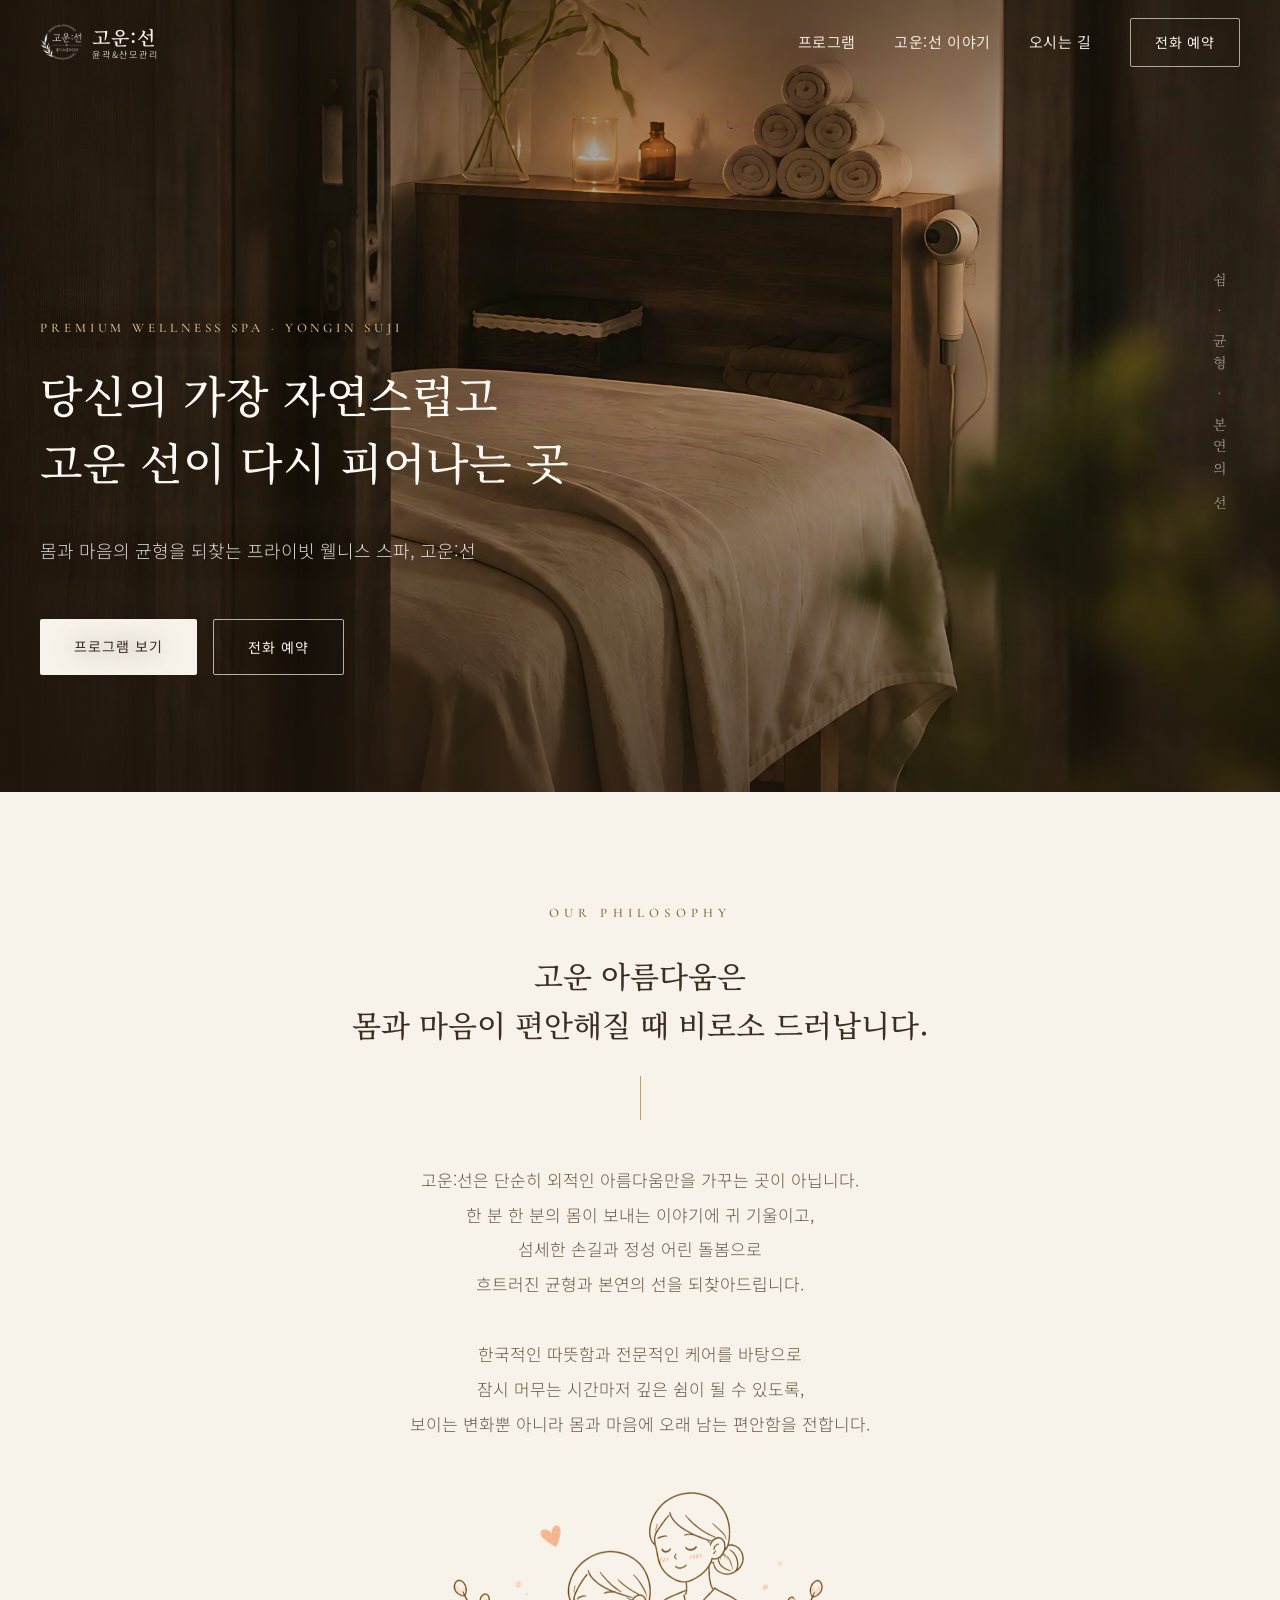
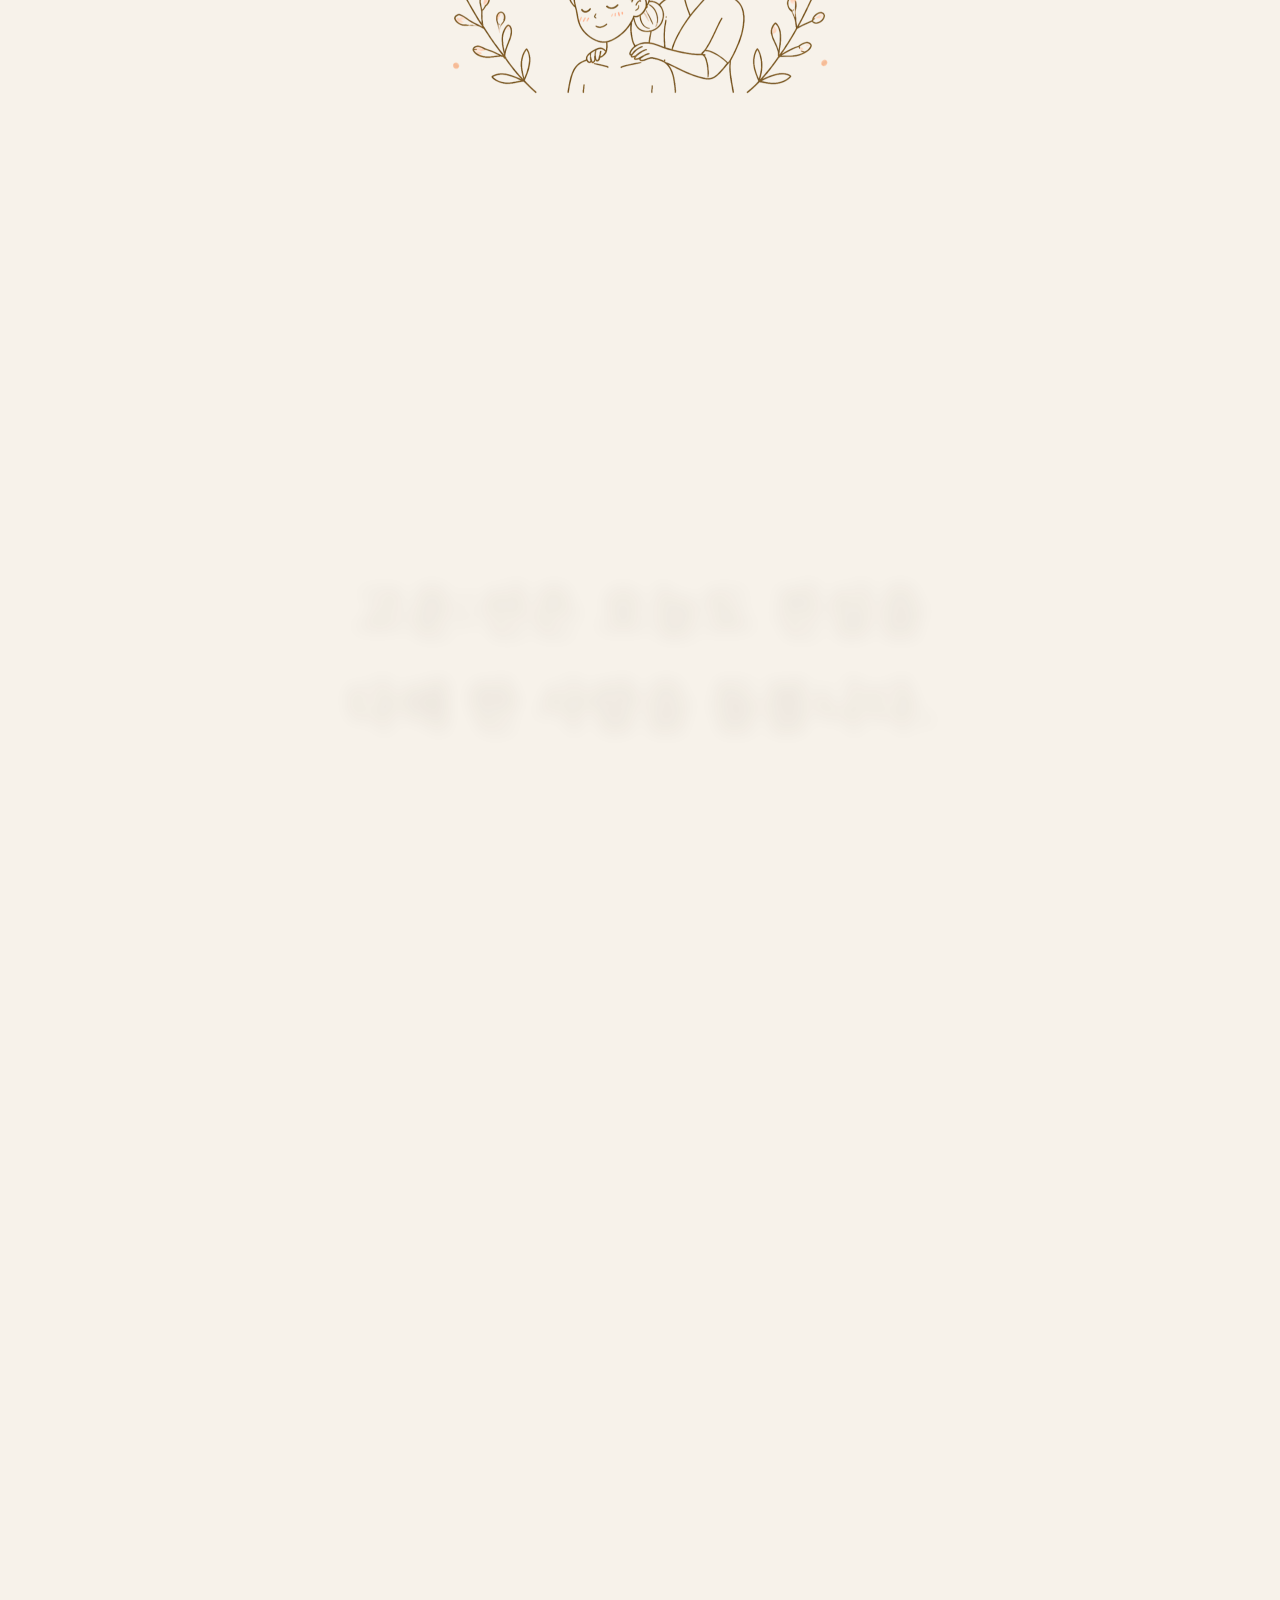
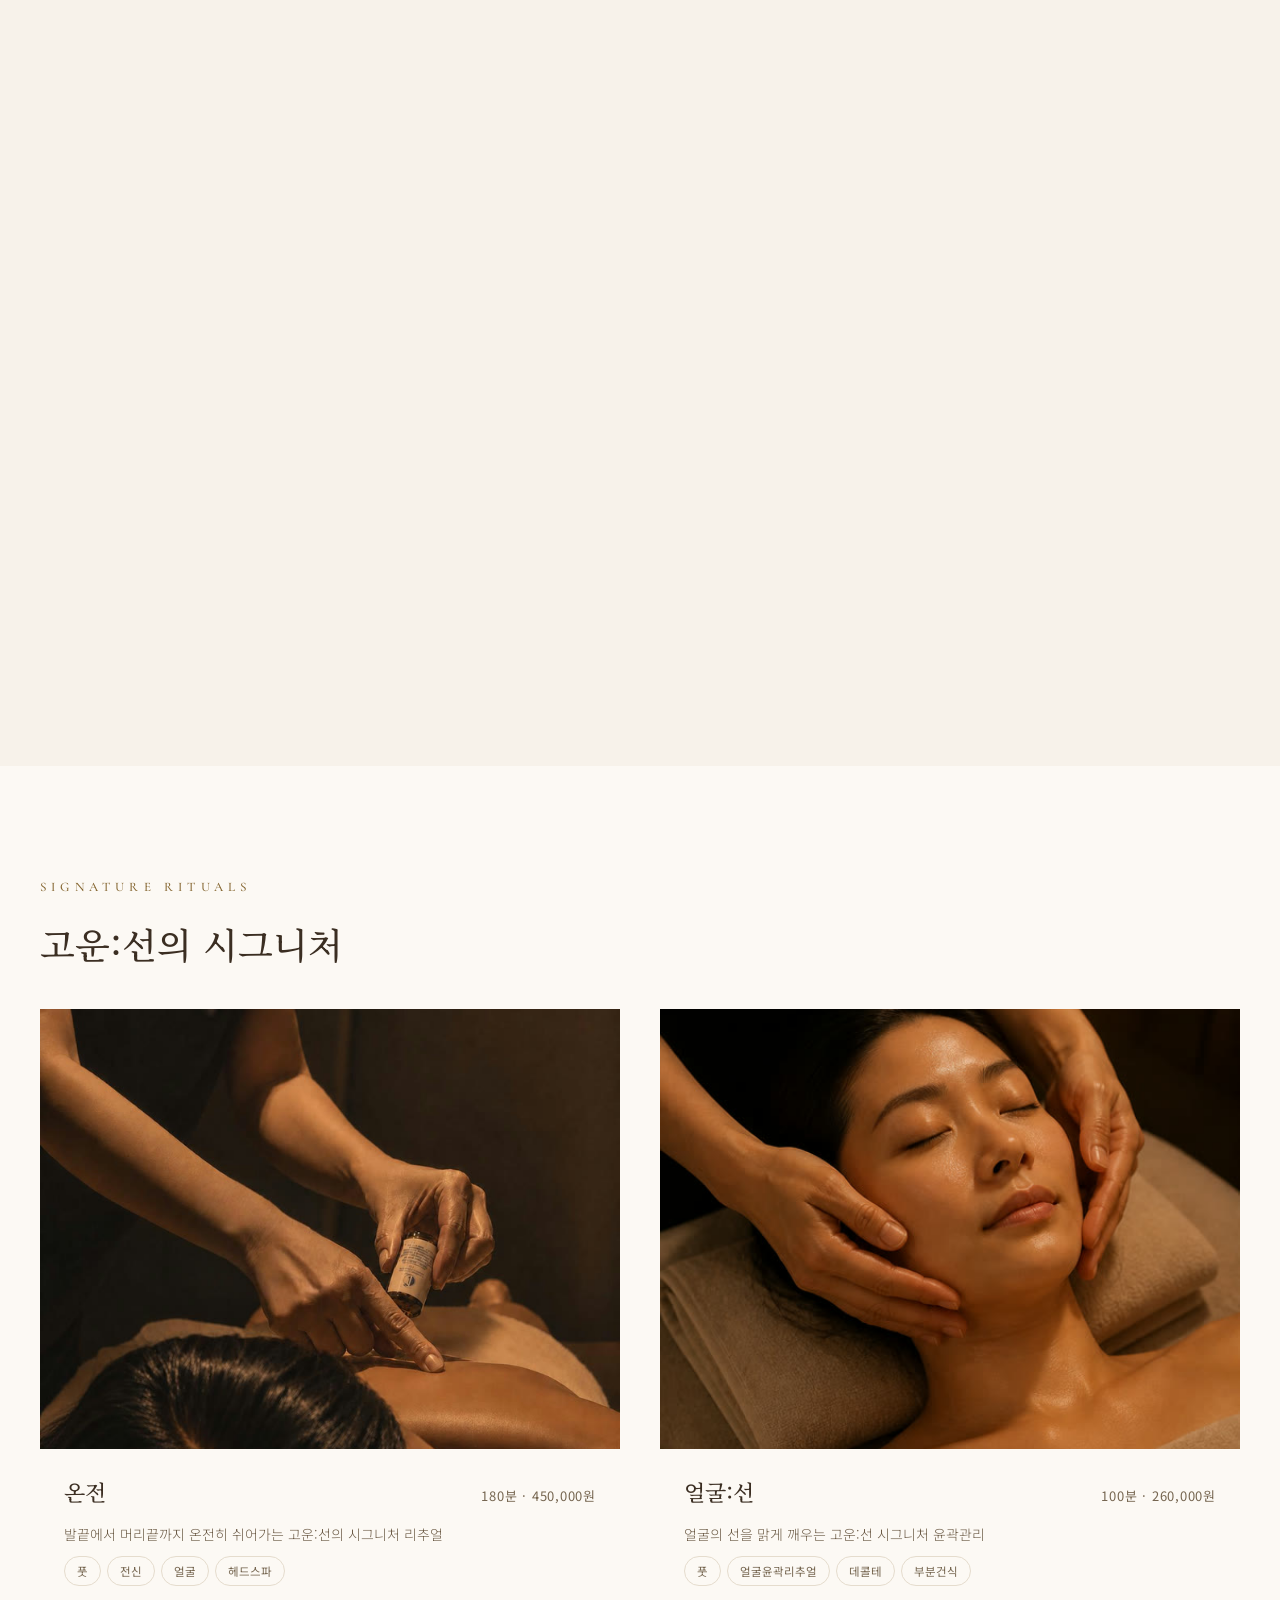
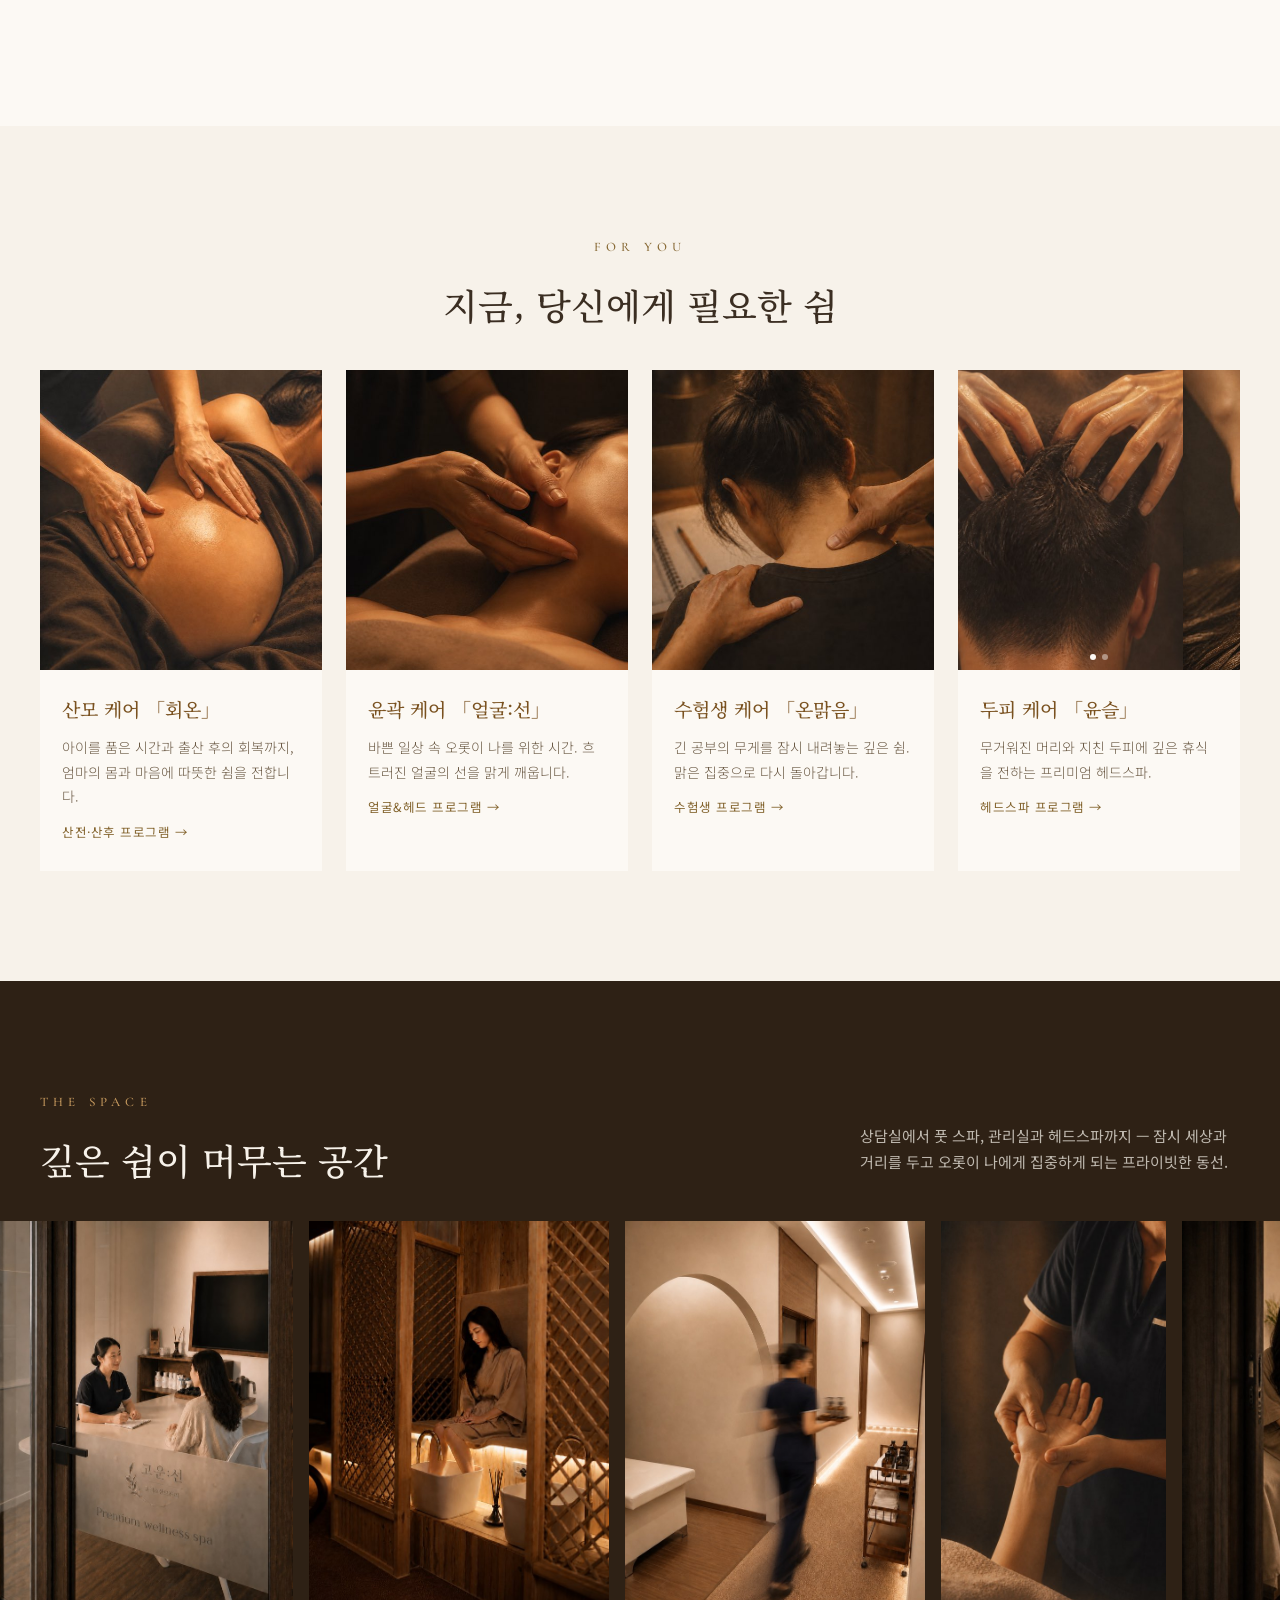
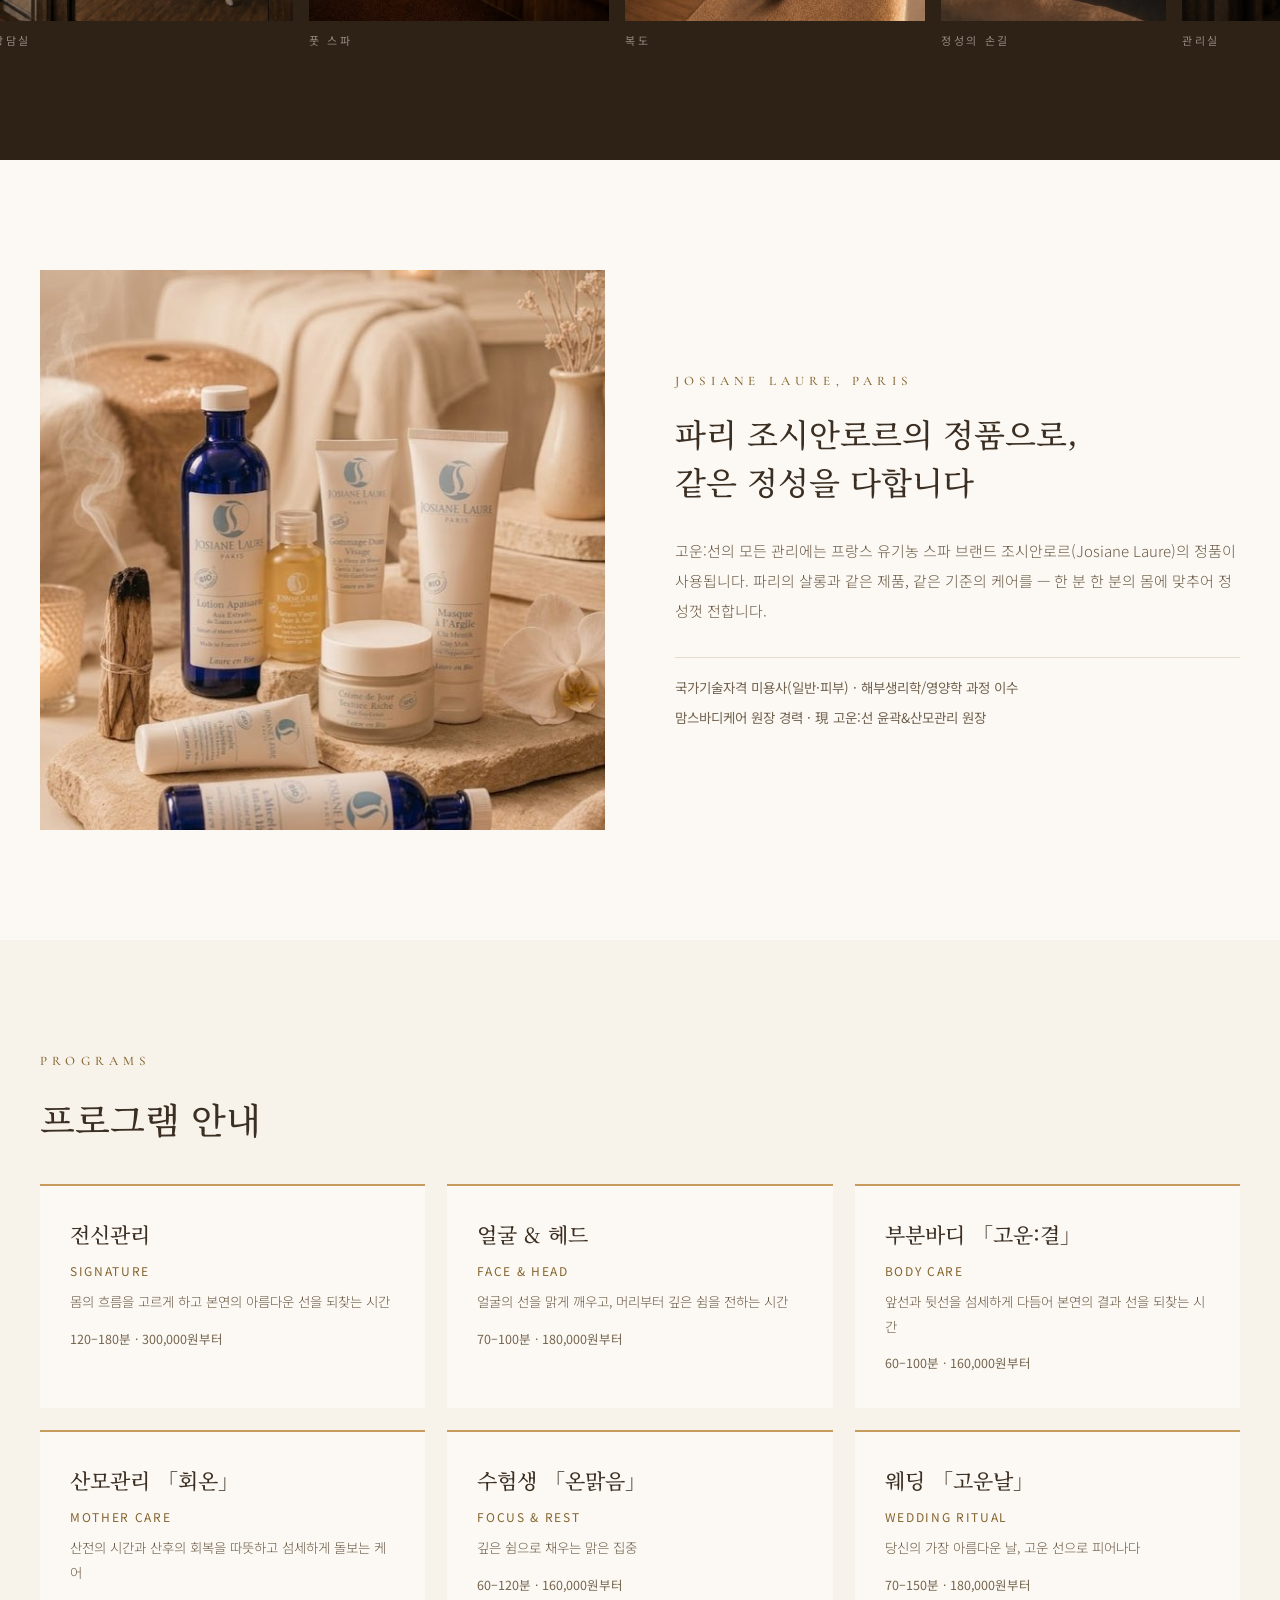
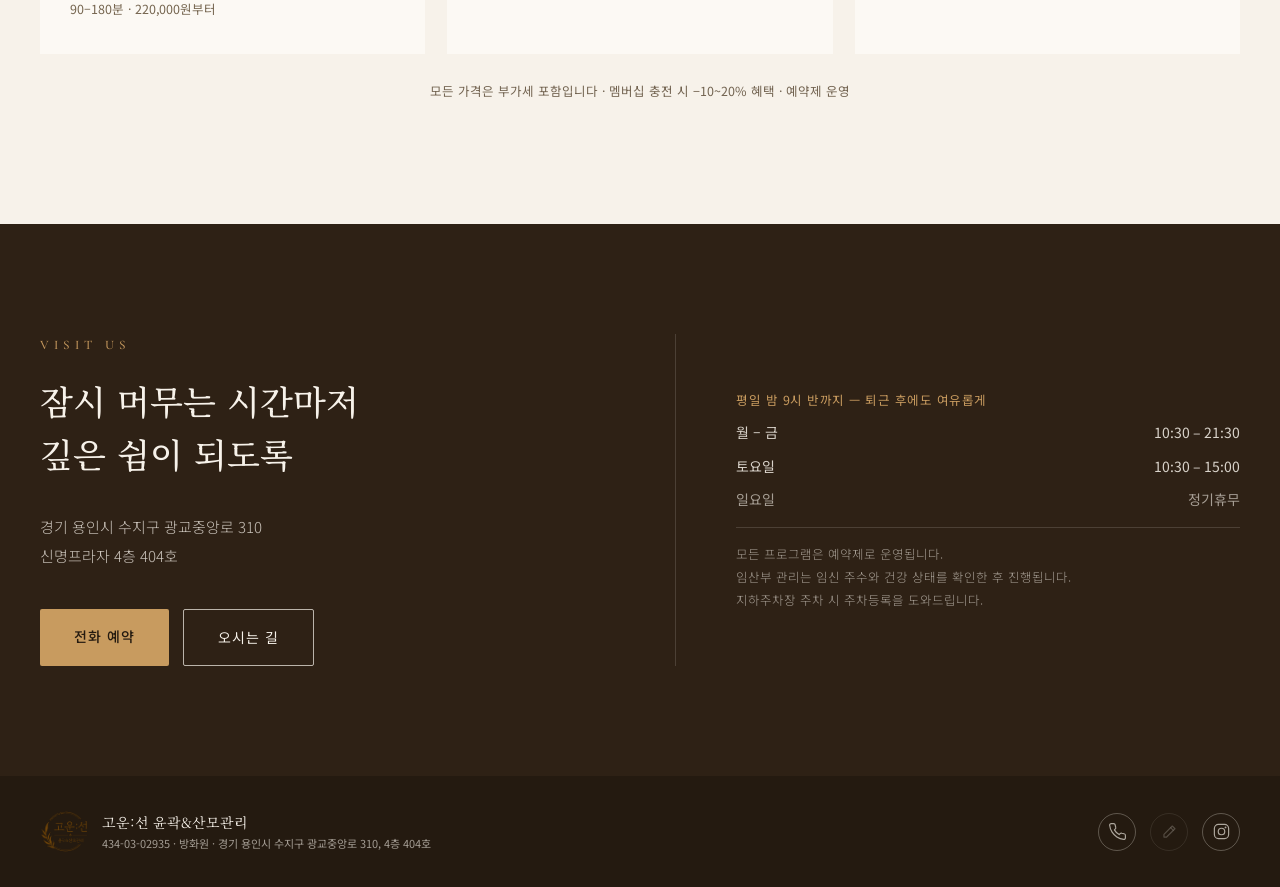
<file: index.html>
<!doctype html>
<html lang="ko">
<head>
<meta charset="utf-8">
<meta name="viewport" content="width=device-width, initial-scale=1">
<meta name="robots" content="noindex">
<title>고운:선 — 프리미엄 웰니스 스파 · 용인 수지 윤곽&amp;산모관리</title>
<meta name="description" content="몸과 마음의 균형을 되찾는 프라이빗 웰니스 스파. 윤곽관리 · 산모관리 · 헤드스파 · 수험생 케어 — 용인 수지구 상현동.">
<link rel="canonical" href="https://gowoonseon.com/">
<meta property="og:url" content="https://gowoonseon.com/">
<meta property="og:title" content="고운:선 — 프리미엄 웰니스 스파 · 용인 수지 윤곽&amp;산모관리">
<meta property="og:description" content="몸과 마음의 균형을 되찾는 프라이빗 웰니스 스파. 윤곽관리 · 산모관리 · 헤드스파 · 수험생 케어 — 용인 수지구 상현동.">
<meta property="og:image" content="https://gowoonseon.com/assets/img/hero.jpg">
<meta property="og:type" content="website">
<meta property="og:site_name" content="고운:선">
<script type="application/ld+json">{"@context": "https://schema.org", "@type": "DaySpa", "name": "고운:선", "url": "https://gowoonseon.com", "description": "몸과 마음의 균형을 되찾는 프라이빗 웰니스 스파. 윤곽관리 · 산모관리 · 헤드스파 · 수험생 케어 — 용인 수지구 상현동.", "image": "https://gowoonseon.com/assets/img/hero.jpg", "telephone": "+82-10-4267-6200", "address": {"@type": "PostalAddress", "streetAddress": "경기 용인시 수지구 광교중앙로 310 신명프라자 4층 404호", "addressLocality": "용인시 수지구", "addressRegion": "경기도", "addressCountry": "KR"}, "geo": {"@type": "GeoCoordinates", "latitude": 37.2977154, "longitude": 127.0694204}, "openingHoursSpecification": [{"@type": "OpeningHoursSpecification", "dayOfWeek": ["Monday", "Tuesday", "Wednesday", "Thursday", "Friday"], "opens": "10:30", "closes": "21:30"}, {"@type": "OpeningHoursSpecification", "dayOfWeek": ["Saturday"], "opens": "10:30", "closes": "15:00"}], "sameAs": ["https://www.instagram.com/gowoonseon/"]}</script>
<link rel="icon" type="image/png" href="assets/img/favicon.png?v=5bba410a">
<link rel="preconnect" href="https://fonts.googleapis.com">
<link rel="stylesheet" href="https://fonts.googleapis.com/css2?family=Noto+Serif+KR:wght@400;500;600&family=Noto+Sans+KR:wght@300;400;500&family=Cormorant+Garamond:wght@500;600&display=swap">
<link rel="stylesheet" href="assets/css/style.css?v=0edbe8c6">
</head>
<body data-page="home">
<header class="site-header overlay">
  <div class="bar">
    <a href="index.html" class="wordmark" aria-label="고운:선 홈">
      <img class="mark" src="assets/img/logo.png?v=3af43805" alt="">
      <span class="wtext">
        <span class="name">고운<span class="breath">:</span>선</span>
        <span class="sub">윤곽&amp;산모관리</span>
      </span>
    </a>
    <nav class="nav-links" aria-label="주 메뉴">
      <a href="programs.html">프로그램</a>
      <a href="about.html">고운:선 이야기</a>
      <a href="visit.html">오시는 길</a>
      <a class="btn-reserve" href="tel:010-4267-6200">전화 예약</a>
    </nav>
    <button class="menu-btn" id="menuOpen" aria-label="메뉴 열기">
      <svg width="24" height="24" viewBox="0 0 24 24" fill="none" stroke="currentColor" stroke-width="1.4"><path d="M3 7h18M3 12h18M3 17h18"/></svg>
    </button>
  </div>
</header>
<div class="mobile-menu" id="mmenu">
  <div class="top">
    <span class="wordmark"><img class="mark" src="assets/img/logo.png?v=3af43805" alt=""><span class="name">고운<span class="breath">:</span>선</span></span>
    <button class="menu-btn" id="menuClose" aria-label="메뉴 닫기">
      <svg width="24" height="24" viewBox="0 0 24 24" fill="none" stroke="currentColor" stroke-width="1.4"><path d="M5 5l14 14M19 5L5 19"/></svg>
    </button>
  </div>
  <nav aria-label="모바일 메뉴">
    <a href="index.html" style="--d: 0">홈</a>
    <span class="tick" aria-hidden="true" style="--d: 1"></span>
    <a href="programs.html" style="--d: 1">프로그램</a>
    <span class="tick" aria-hidden="true" style="--d: 2"></span>
    <a href="about.html" style="--d: 2">고운:선 이야기</a>
    <span class="tick" aria-hidden="true" style="--d: 3"></span>
    <a href="visit.html" style="--d: 3">오시는 길</a>
  </nav>
  <div class="mfoot">
    <img src="assets/img/philosophy-hands.png?v=a24ac7ae" alt="" aria-hidden="true">
    <div class="hours">월–금 10:30–21:30 · 토 10:30–15:00 · 일 휴무</div>
    <a class="call" href="tel:010-4267-6200">전화 예약</a>
  </div>
</div>
<main>

<section class="hero">
  <img class="bg" src="assets/img/hero.jpg?v=1f94c09e"
    srcset="assets/img/hero.jpg?v=1f94c09e 1024w, assets/img/hero-2x.jpg?v=0e27d4e4 2048w"
    sizes="100vw" alt="은은한 조명 아래 정돈된 고운:선의 스파 룸">
  <div class="shade" aria-hidden="true"></div>
  <div class="vertical-caption" aria-hidden="true">쉼 · 균형 · 본연의 선</div>
  <div class="copy container">
    <div class="eyebrow">PREMIUM WELLNESS SPA · YONGIN SUJI</div>
    <h1>당신의 가장 자연스럽고
고운 선이 다시 피어나는 곳</h1>
    <p class="sub">몸과 마음의 균형을 되찾는 프라이빗 웰니스 스파, 고운:선</p>
    <div class="actions">
      <a class="btn btn-light" href="programs.html">프로그램 보기</a>
      <a class="btn btn-ghost-light" href="tel:010-4267-6200">전화 예약</a>
    </div>
  </div>
</section>

<section class="section">
  <div class="container story">
    <div class="eyebrow">OUR PHILOSOPHY</div>
    <h2 class="headline">고운 아름다움은
몸과 마음이 편안해질 때 비로소 드러납니다.</h2>
    <div class="divider" aria-hidden="true"></div>
    <p class="body">고운:선은 단순히 외적인 아름다움만을 가꾸는 곳이 아닙니다.
한 분 한 분의 몸이 보내는 이야기에 귀 기울이고,
섬세한 손길과 정성 어린 돌봄으로
흐트러진 균형과 본연의 선을 되찾아드립니다.

한국적인 따뜻함과 전문적인 케어를 바탕으로
잠시 머무는 시간마저 깊은 쉼이 될 수 있도록,
보이는 변화뿐 아니라 몸과 마음에 오래 남는 편안함을 전합니다.</p>
    <img class="story-illust" src="assets/img/philosophy-hands.png?v=a24ac7ae" alt="어깨를 감싸는 따뜻한 손길 일러스트">
  </div>
</section>

<section class="reveal">
  <div class="pin">
    <p class="line"><span class="w" style="animation-range: contain 4% contain 28%;">고운:선은</span>
    <span class="w" style="animation-range: contain 15% contain 39%;">오늘도</span>
    <span class="w" style="animation-range: contain 26% contain 50%;">진심을</span>
    <span class="w" style="animation-range: contain 37% contain 61%;">다해</span>
    <span class="w" style="animation-range: contain 48% contain 72%;">한</span>
    <span class="w" style="animation-range: contain 59% contain 83%;">사람을</span>
    <span class="w" style="animation-range: contain 70% contain 94%;">돌봅니다.</span></p>
  </div>
</section>

<section class="section on-cream" style="background: var(--card);">
  <div class="container">
    <div class="section-head">
      <div class="eyebrow">SIGNATURE RITUALS</div>
      <h2 class="section-title">고운:선의 시그니처</h2>
    </div>
    <div class="sig-grid">
      <article class="sig-card">
        <img src="assets/img/massage1.jpg?v=03a14e7c" alt="따뜻한 오일을 준비하는 관리사의 손" loading="lazy">
        <div class="pad">
          <div class="row"><h3>온전</h3><span class="meta">180분 · 450,000원</span></div>
          <p>발끝에서 머리끝까지 온전히 쉬어가는 고운:선의 시그니처 리추얼</p>
          <div class="chips"><span>풋</span><span>전신</span><span>얼굴</span><span>헤드스파</span></div>
        </div>
      </article>
      <article class="sig-card">
        <img src="assets/img/face-contour.jpg?v=82b20c48" alt="얼굴선을 따라 흐르는 섬세한 윤곽 관리" loading="lazy">
        <div class="pad">
          <div class="row"><h3>얼굴:선</h3><span class="meta">100분 · 260,000원</span></div>
          <p>얼굴의 선을 맑게 깨우는 고운:선 시그니처 윤곽관리</p>
          <div class="chips"><span>풋</span><span>얼굴윤곽리추얼</span><span>데콜테</span><span>부분건식</span></div>
        </div>
      </article>
    </div>
  </div>
</section>

<section class="section">
  <div class="container">
    <div class="section-head center">
      <div class="eyebrow">FOR YOU</div>
      <h2 class="section-title">지금, 당신에게 필요한 쉼</h2>
    </div>
    <div class="for-grid">
      <a class="for-card" href="programs.html#mother">
        <div class="imgwrap"><img src="assets/img/mother-care.jpg?v=0b0ca0f6" alt="산모의 배를 따뜻하게 감싸는 손길" loading="lazy"></div>
        <div class="pad"><h3>산모 케어 「회온」</h3><p>아이를 품은 시간과 출산 후의 회복까지, 엄마의 몸과 마음에 따뜻한 쉼을 전합니다.</p><span class="more">산전·산후 프로그램 →</span></div>
      </a>
      <a class="for-card" href="programs.html#face">
        <div class="imgwrap"><img src="assets/img/face-care.jpg?v=ec567fc2" alt="턱선을 따라 두 손으로 감싸 올리는 윤곽 케어" loading="lazy"></div>
        <div class="pad"><h3>윤곽 케어 「얼굴:선」</h3><p>바쁜 일상 속 오롯이 나를 위한 시간. 흐트러진 얼굴의 선을 맑게 깨웁니다.</p><span class="more">얼굴&amp;헤드 프로그램 →</span></div>
      </a>
      <a class="for-card" href="programs.html#focus">
        <div class="imgwrap"><img src="assets/img/student-care.jpg?v=af229323" alt="책상 앞 수험생의 목과 어깨를 풀어주는 손길" loading="lazy"></div>
        <div class="pad"><h3>수험생 케어 「온맑음」</h3><p>긴 공부의 무게를 잠시 내려놓는 깊은 쉼. 맑은 집중으로 다시 돌아갑니다.</p><span class="more">수험생 프로그램 →</span></div>
      </a>
      <a class="for-card" href="programs.html#face" data-carousel>
        <div class="imgwrap"><div class="carousel">
            <img src="assets/img/men-headspa.jpg?v=0a3b40f7" alt="남성 고객의 두피를 어루만지는 헤드스파" loading="lazy">
            <img src="assets/img/scalp-care.jpg?v=f0d09df4" alt="긴 머리결에 오일을 스미게 하는 손길" loading="lazy">
          </div>
          <div class="dots" aria-hidden="true"><i class="active"></i><i></i></div></div>
        <div class="pad"><h3>두피 케어 「윤슬」</h3><p>무거워진 머리와 지친 두피에 깊은 휴식을 전하는 프리미엄 헤드스파.</p><span class="more">헤드스파 프로그램 →</span></div>
      </a>
    </div>
  </div>
</section>

<section class="section on-dark space-sec">
  <div class="container">
    <div class="space-head">
      <div class="section-head" style="margin: 0;">
        <div class="eyebrow">THE SPACE</div>
        <h2 class="section-title">깊은 쉼이 머무는 공간</h2>
      </div>
      <p>상담실에서 풋 스파, 관리실과 헤드스파까지 — 잠시 세상과 거리를 두고 오롯이 나에게 집중하게 되는 프라이빗한 동선.</p>
    </div>
  </div>
  <!-- 동선의 결 — 천천히 흐르는 무한 루프. 호버/터치 시 멈추고, 밀어서 직접 둘러볼 수 있다 -->
  <div class="drift" data-drift>
    <div class="drift-track">
      <figure><img src="assets/img/consulting.jpg?v=fe3965ff" alt="상담실에서의 첫 대화"><figcaption>상담실</figcaption></figure>
      <figure><img src="assets/img/foot-spa.jpg?v=975b42f2" alt="격자 파티션 안의 풋 스파 자리"><figcaption>풋 스파</figcaption></figure>
      <figure><img src="assets/img/hallway.jpg?v=5c96d713" alt="간접조명이 이어지는 복도"><figcaption>복도</figcaption></figure>
      <figure><img src="assets/img/massage2.jpg?v=2f5d501e" alt="팔에 제품을 정성껏 도포하는 손길"><figcaption>정성의 손길</figcaption></figure>
      <figure><img src="assets/img/spa-room2.jpg?v=02f16291" alt="정돈된 관리실"><figcaption>관리실</figcaption></figure>
      <figure><img src="assets/img/head-spa.jpg?v=6ea65ce4" alt="헤드스파 베이슨"><figcaption>헤드스파</figcaption></figure>
      <figure><img src="assets/img/massage3.jpg?v=cc5326d4" alt="어깨를 이완하는 관리"><figcaption>이완의 시간</figcaption></figure>
      <figure aria-hidden="true"><img src="assets/img/consulting.jpg?v=fe3965ff" alt=""><figcaption>상담실</figcaption></figure>
      <figure aria-hidden="true"><img src="assets/img/foot-spa.jpg?v=975b42f2" alt=""><figcaption>풋 스파</figcaption></figure>
      <figure aria-hidden="true"><img src="assets/img/hallway.jpg?v=5c96d713" alt=""><figcaption>복도</figcaption></figure>
      <figure aria-hidden="true"><img src="assets/img/massage2.jpg?v=2f5d501e" alt=""><figcaption>정성의 손길</figcaption></figure>
      <figure aria-hidden="true"><img src="assets/img/spa-room2.jpg?v=02f16291" alt=""><figcaption>관리실</figcaption></figure>
      <figure aria-hidden="true"><img src="assets/img/head-spa.jpg?v=6ea65ce4" alt=""><figcaption>헤드스파</figcaption></figure>
      <figure aria-hidden="true"><img src="assets/img/massage3.jpg?v=cc5326d4" alt=""><figcaption>이완의 시간</figcaption></figure>
    </div>
  </div>
</section>

<section class="section" style="background: var(--card);">
  <div class="container product-split">
    <img class="main" src="assets/img/products-set.jpg?v=73befbb7" alt="조시안로르 제품 라인" loading="lazy">
    <div class="text">
      <div class="eyebrow">JOSIANE LAURE, PARIS</div>
      <h2>파리 조시안로르의 정품으로,
같은 정성을 다합니다</h2>
      <p class="desc">고운:선의 모든 관리에는 프랑스 유기농 스파 브랜드 조시안로르(Josiane Laure)의 정품이 사용됩니다. 파리의 살롱과 같은 제품, 같은 기준의 케어를 — 한 분 한 분의 몸에 맞추어 정성껏 전합니다.</p>
      <div class="cred">
        <span>국가기술자격 미용사(일반·피부) · 해부생리학/영양학 과정 이수</span><span>맘스바디케어 원장 경력 · 現 고운:선 윤곽&amp;산모관리 원장</span>
      </div>
    </div>
  </div>
</section>

<section class="section">
  <div class="container">
    <div class="section-head">
      <div class="eyebrow">PROGRAMS</div>
      <h2 class="section-title">프로그램 안내</h2>
    </div>
    <div class="prev-list">
      <a class="prev-item" href="programs.html#full"><span class="name">전신관리</span><span class="eng">SIGNATURE</span><span class="desc">몸의 흐름을 고르게 하고 본연의 아름다운 선을 되찾는 시간</span><span class="meta">120–180분 · 300,000원부터</span><span class="arrow">›</span></a>
<a class="prev-item" href="programs.html#face"><span class="name">얼굴 &amp; 헤드</span><span class="eng">FACE &amp; HEAD</span><span class="desc">얼굴의 선을 맑게 깨우고, 머리부터 깊은 쉼을 전하는 시간</span><span class="meta">70–100분 · 180,000원부터</span><span class="arrow">›</span></a>
<a class="prev-item" href="programs.html#body"><span class="name">부분바디 「고운:결」</span><span class="eng">BODY CARE</span><span class="desc">앞선과 뒷선을 섬세하게 다듬어 본연의 결과 선을 되찾는 시간</span><span class="meta">60–100분 · 160,000원부터</span><span class="arrow">›</span></a>
<a class="prev-item" href="programs.html#mother"><span class="name">산모관리 「회온」</span><span class="eng">MOTHER CARE</span><span class="desc">산전의 시간과 산후의 회복을 따뜻하고 섬세하게 돌보는 케어</span><span class="meta">90–180분 · 220,000원부터</span><span class="arrow">›</span></a>
<a class="prev-item" href="programs.html#focus"><span class="name">수험생 「온맑음」</span><span class="eng">FOCUS &amp; REST</span><span class="desc">깊은 쉼으로 채우는 맑은 집중</span><span class="meta">60–120분 · 160,000원부터</span><span class="arrow">›</span></a>
<a class="prev-item" href="programs.html#wedding"><span class="name">웨딩 「고운날」</span><span class="eng">WEDDING RITUAL</span><span class="desc">당신의 가장 아름다운 날, 고운 선으로 피어나다</span><span class="meta">70–150분 · 180,000원부터</span><span class="arrow">›</span></a>
    </div>
    <p class="fineprint">모든 가격은 부가세 포함입니다 · 멤버십 충전 시 −10~20% 혜택 · 예약제 운영</p>
  </div>
</section>

<section class="section visit-band on-dark">
  <div class="container inner">
    <div style="display: flex; flex-direction: column; gap: 18px;">
      <div class="eyebrow">VISIT US</div>
      <h2>잠시 머무는 시간마저
깊은 쉼이 되도록</h2>
      <p class="addr">경기 용인시 수지구 광교중앙로 310
신명프라자 4층 404호</p>
      <div class="actions">
        <a class="btn btn-amber" href="tel:010-4267-6200">전화 예약</a>
        <a class="btn btn-ghost-light" href="visit.html">오시는 길</a>
      </div>
    </div>
    <div class="hours">
      <span class="benefit">평일 밤 9시 반까지 — 퇴근 후에도 여유롭게</span>
      <div class="row"><span>월 – 금</span><span>10:30 – 21:30</span></div>
      <div class="row"><span>토요일</span><span>10:30 – 15:00</span></div>
      <div class="row off"><span>일요일</span><span>정기휴무</span></div>
      <div class="note">모든 프로그램은 예약제로 운영됩니다.
임산부 관리는 임신 주수와 건강 상태를 확인한 후 진행됩니다.
지하주차장 주차 시 주차등록을 도와드립니다.</div>
    </div>
  </div>
</section>
</main>

<footer class="site-footer">
  <div class="container inner">
    <div class="id">
      <img src="assets/img/logo.png?v=3af43805" alt="고운:선 엠블럼">
      <div>
        <div class="t">고운:선 윤곽&amp;산모관리</div>
        <div class="legal">434-03-02935 · 방화원 · 경기 용인시 수지구 광교중앙로 310, 4층 404호</div>
      </div>
    </div>
    <div class="links">
      <a class="sns-ic" href="tel:010-4267-6200" aria-label="전화 예약" title="전화 예약"><svg width="19" height="19" viewBox="0 0 24 24" fill="none" stroke="currentColor" stroke-width="1.5" stroke-linejoin="round" stroke-linecap="round"><path d="M22 16.92v3a2 2 0 0 1-2.18 2 19.79 19.79 0 0 1-8.63-3.07 19.5 19.5 0 0 1-6-6A19.79 19.79 0 0 1 2.08 4.18 2 2 0 0 1 4.06 2h3a2 2 0 0 1 2 1.72c.13.96.35 1.9.66 2.81a2 2 0 0 1-.45 2.11L8.09 9.91a16 16 0 0 0 6 6l1.27-1.27a2 2 0 0 1 2.11-.45c.91.31 1.85.53 2.81.66A2 2 0 0 1 22 16.92z"/></svg></a>
      <span class="sns-ic off" title="네이버 블로그 — 준비 중" aria-hidden="true"><svg width="19" height="19" viewBox="0 0 24 24" fill="none" stroke="currentColor" stroke-width="1.5" stroke-linejoin="round" stroke-linecap="round"><path d="M15.5 5.1l3.4 3.4L8.4 19H5v-3.4L15.5 5.1z"/><path d="M13.4 7.2l3.4 3.4"/></svg></span>
      <a class="sns-ic" href="https://www.instagram.com/gowoonseon/" target="_blank" rel="noopener" aria-label="인스타그램" title="인스타그램"><svg width="19" height="19" viewBox="0 0 24 24" fill="none" stroke="currentColor" stroke-width="1.5"><rect x="3" y="3" width="18" height="18" rx="5.2"/><circle cx="12" cy="12" r="4.1"/><circle cx="17.1" cy="6.9" r="1.15" fill="currentColor" stroke="none"/></svg></a>
    </div>
  </div>
</footer>
<dialog id="telDialog" class="tel-dialog" aria-labelledby="telDialogNum">
  <div class="eyebrow">RESERVATION</div>
  <div class="num" id="telDialogNum">010-4267-6200</div>
  <div class="hrs">월–금 10:30–21:30 · 토 10:30–15:00 · 일 휴무</div>
  <p>모든 프로그램은 예약제로 운영됩니다.
휴대폰에서는 전화 예약 버튼을 누르면 바로 연결됩니다.</p>
  <div class="row">
    <button id="telCopy" type="button">번호 복사</button>
    <button id="telClose" type="button">닫기</button>
  </div>
</dialog>
<button id="toTop" aria-label="맨 위로">↑</button>
<script src="assets/js/main.js?v=13aa626f"></script>
</body>
</html>
</file>
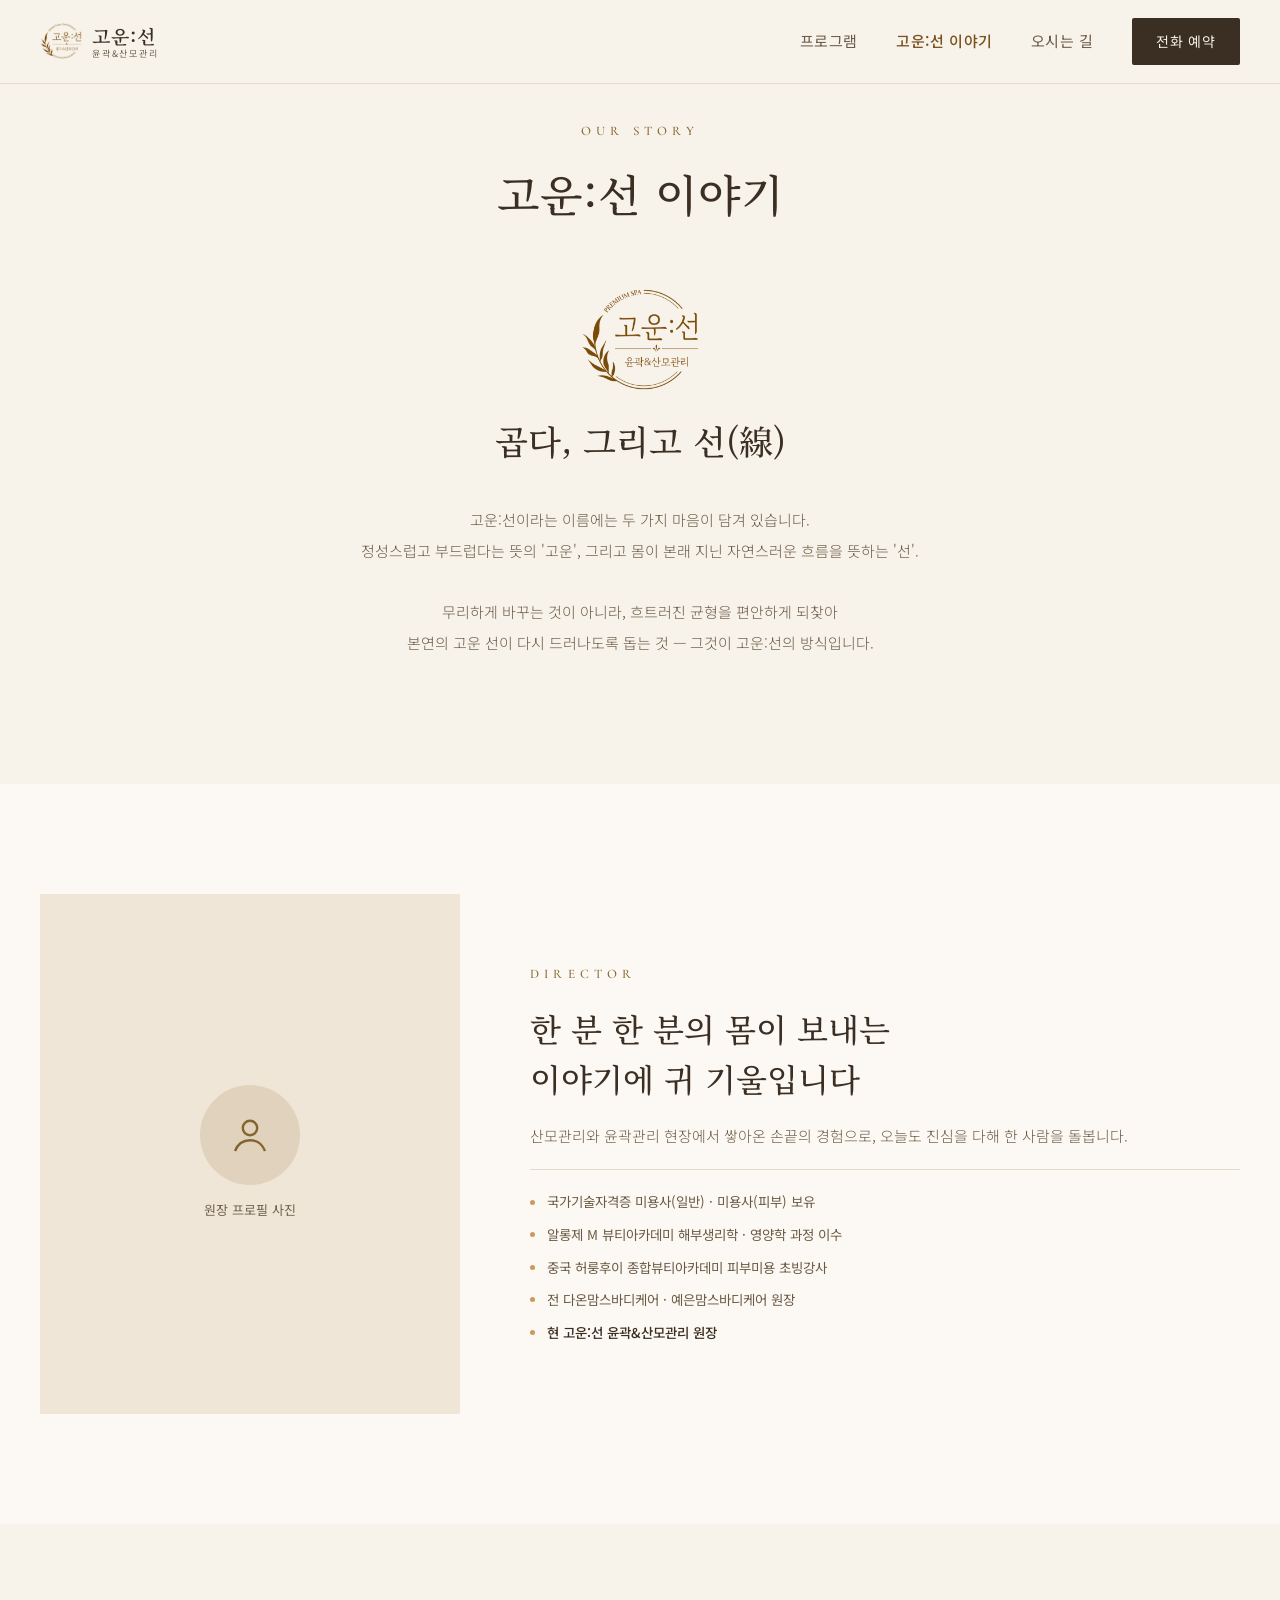
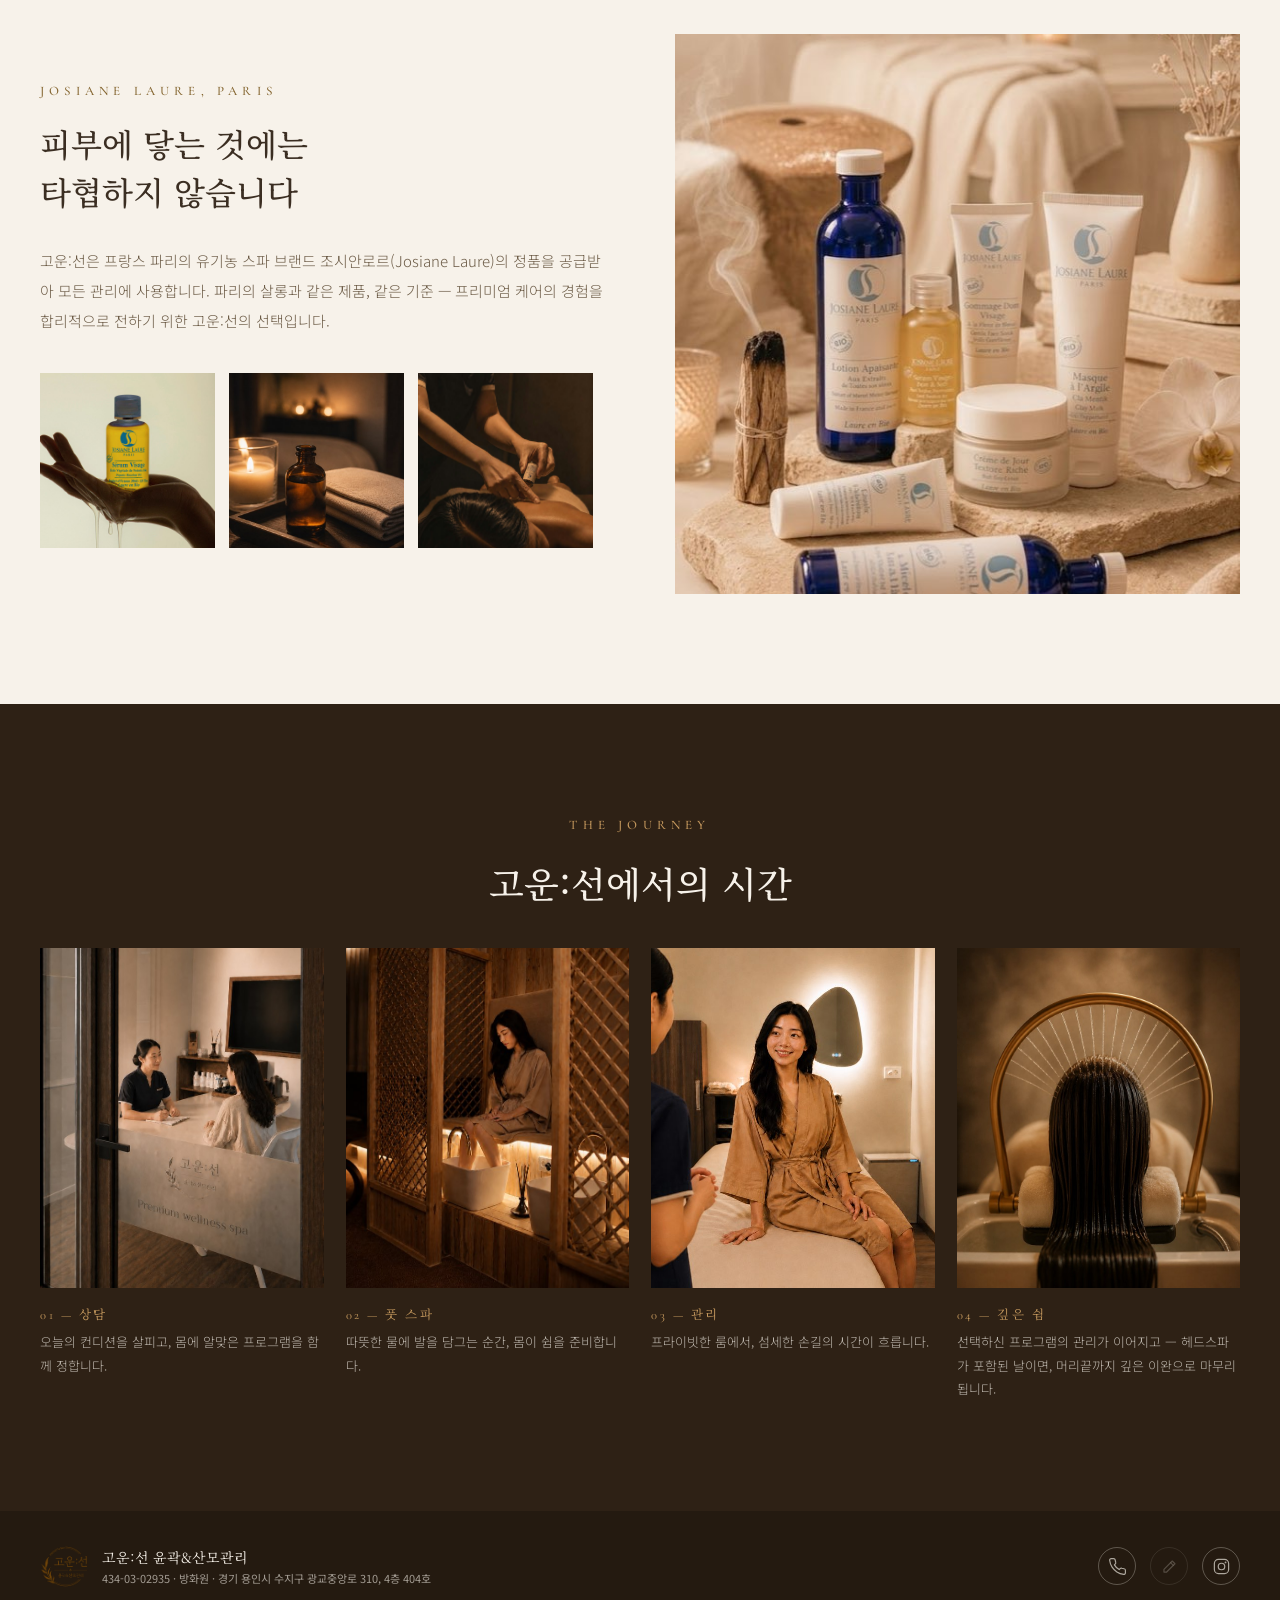
<file: about.html>
<!doctype html>
<html lang="ko">
<head>
<meta charset="utf-8">
<meta name="viewport" content="width=device-width, initial-scale=1">
<meta name="robots" content="noindex">
<title>고운:선 이야기</title>
<meta name="description" content="곱다, 그리고 선(線) — 고운:선의 철학, 원장, 조시안로르 제품, 그리고 공간의 이야기.">
<link rel="canonical" href="https://gowoonseon.com/about.html">
<meta property="og:url" content="https://gowoonseon.com/about.html">
<meta property="og:title" content="고운:선 이야기">
<meta property="og:description" content="곱다, 그리고 선(線) — 고운:선의 철학, 원장, 조시안로르 제품, 그리고 공간의 이야기.">
<meta property="og:image" content="https://gowoonseon.com/assets/img/hero.jpg">
<meta property="og:type" content="website">
<meta property="og:site_name" content="고운:선">
<link rel="icon" type="image/png" href="assets/img/favicon.png?v=5bba410a">
<link rel="preconnect" href="https://fonts.googleapis.com">
<link rel="stylesheet" href="https://fonts.googleapis.com/css2?family=Noto+Serif+KR:wght@400;500;600&family=Noto+Sans+KR:wght@300;400;500&family=Cormorant+Garamond:wght@500;600&display=swap">
<link rel="stylesheet" href="assets/css/style.css?v=0edbe8c6">
</head>
<body data-page="about">
<header class="site-header solid">
  <div class="bar">
    <a href="index.html" class="wordmark" aria-label="고운:선 홈">
      <img class="mark" src="assets/img/logo.png?v=3af43805" alt="">
      <span class="wtext">
        <span class="name">고운<span class="breath">:</span>선</span>
        <span class="sub">윤곽&amp;산모관리</span>
      </span>
    </a>
    <nav class="nav-links" aria-label="주 메뉴">
      <a href="programs.html">프로그램</a>
      <a href="about.html" class="active">고운:선 이야기</a>
      <a href="visit.html">오시는 길</a>
      <a class="btn-reserve" href="tel:010-4267-6200">전화 예약</a>
    </nav>
    <button class="menu-btn" id="menuOpen" aria-label="메뉴 열기">
      <svg width="24" height="24" viewBox="0 0 24 24" fill="none" stroke="currentColor" stroke-width="1.4"><path d="M3 7h18M3 12h18M3 17h18"/></svg>
    </button>
  </div>
</header>
<div class="mobile-menu" id="mmenu">
  <div class="top">
    <span class="wordmark"><img class="mark" src="assets/img/logo.png?v=3af43805" alt=""><span class="name">고운<span class="breath">:</span>선</span></span>
    <button class="menu-btn" id="menuClose" aria-label="메뉴 닫기">
      <svg width="24" height="24" viewBox="0 0 24 24" fill="none" stroke="currentColor" stroke-width="1.4"><path d="M5 5l14 14M19 5L5 19"/></svg>
    </button>
  </div>
  <nav aria-label="모바일 메뉴">
    <a href="index.html" style="--d: 0">홈</a>
    <span class="tick" aria-hidden="true" style="--d: 1"></span>
    <a href="programs.html" style="--d: 1">프로그램</a>
    <span class="tick" aria-hidden="true" style="--d: 2"></span>
    <a href="about.html" aria-current="page" style="--d: 2">고운:선 이야기</a>
    <span class="tick" aria-hidden="true" style="--d: 3"></span>
    <a href="visit.html" style="--d: 3">오시는 길</a>
  </nav>
  <div class="mfoot">
    <img src="assets/img/philosophy-hands.png?v=a24ac7ae" alt="" aria-hidden="true">
    <div class="hours">월–금 10:30–21:30 · 토 10:30–15:00 · 일 휴무</div>
    <a class="call" href="tel:010-4267-6200">전화 예약</a>
  </div>
</div>
<main>
<div class="page-head container">
  <div class="eyebrow">OUR STORY</div>
  <h1>고운:선 이야기</h1>
</div>
<section class="section container name-story" style="padding-top: 20px;">
  <img class="emblem" src="assets/img/logo.png?v=3af43805" alt="고운:선 엠블럼">
  <h2>곱다, 그리고 선(線)</h2>
  <p class="body" style="max-width: 600px; font-weight: 300; line-height: 2.05; color: var(--body); white-space: pre-line;">고운:선이라는 이름에는 두 가지 마음이 담겨 있습니다.
정성스럽고 부드럽다는 뜻의 '고운', 그리고 몸이 본래 지닌 자연스러운 흐름을 뜻하는 '선'.

무리하게 바꾸는 것이 아니라, 흐트러진 균형을 편안하게 되찾아
본연의 고운 선이 다시 드러나도록 돕는 것 — 그것이 고운:선의 방식입니다.</p>
</section>

<section class="section" style="background: var(--card);">
  <div class="container director">
    <div class="photo-slot">
      <div class="ring" aria-hidden="true">
        <svg width="48" height="48" viewBox="0 0 24 24" fill="none" stroke="#84652F" stroke-width="1.2"><circle cx="12" cy="8.5" r="3.6"/><path d="M4.5 20c1.4-3.6 4.2-5.4 7.5-5.4s6.1 1.8 7.5 5.4"/></svg>
      </div>
      <span>원장 프로필 사진</span>
    </div>
    <div style="display: flex; flex-direction: column; gap: 18px;">
      <div class="eyebrow">DIRECTOR</div>
      <h2>한 분 한 분의 몸이 보내는
이야기에 귀 기울입니다</h2>
      <p style="font-weight: 300; line-height: 2; color: var(--body); margin: 0;">산모관리와 윤곽관리 현장에서 쌓아온 손끝의 경험으로, 오늘도 진심을 다해 한 사람을 돌봅니다.</p>
      <div class="creds">
        <span class="c">국가기술자격증 미용사(일반) · 미용사(피부) 보유</span>
        <span class="c">알롱제 M 뷰티아카데미 해부생리학 · 영양학 과정 이수</span>
        <span class="c">중국 허룽후이 종합뷰티아카데미 피부미용 초빙강사</span>
        <span class="c">전 다온맘스바디케어 · 예은맘스바디케어 원장</span>
        <span class="c now">현 고운:선 윤곽&amp;산모관리 원장</span>
      </div>
    </div>
  </div>
</section>

<section class="section">
  <div class="container product-split">
    <div class="text">
      <div class="eyebrow">JOSIANE LAURE, PARIS</div>
      <h2>피부에 닿는 것에는
타협하지 않습니다</h2>
      <p class="desc">고운:선은 프랑스 파리의 유기농 스파 브랜드 조시안로르(Josiane Laure)의 정품을 공급받아 모든 관리에 사용합니다. 파리의 살롱과 같은 제품, 같은 기준 — 프리미엄 케어의 경험을 합리적으로 전하기 위한 고운:선의 선택입니다.</p>
      <div class="thumb-row">
        <img src="assets/img/product-hand.jpg?v=50b68d44" alt="손 위의 조시안로르 세럼" loading="lazy">
        <img src="assets/img/product-macro.jpg?v=dec5f80a" alt="캔들 곁의 오일 보틀" loading="lazy">
        <img src="assets/img/massage1.jpg?v=03a14e7c" alt="제품을 사용하는 관리 장면" loading="lazy">
      </div>
    </div>
    <img class="main" src="assets/img/products-set.jpg?v=73befbb7" alt="조시안로르 제품 라인" loading="lazy">
  </div>
</section>

<section class="section on-dark">
  <div class="container">
    <div class="section-head center">
      <div class="eyebrow">THE JOURNEY</div>
      <h2 class="section-title">고운:선에서의 시간</h2>
    </div>
    <div class="journey-grid">
      <figure><img src="assets/img/consulting.jpg?v=fe3965ff" alt="상담실에서의 첫 대화"><figcaption><span class="step">01 — 상담</span><p>오늘의 컨디션을 살피고, 몸에 알맞은 프로그램을 함께 정합니다.</p></figcaption></figure>
      <figure><img src="assets/img/foot-spa.jpg?v=975b42f2" alt="따뜻한 물에 발을 담그는 풋 스파"><figcaption><span class="step">02 — 풋 스파</span><p>따뜻한 물에 발을 담그는 순간, 몸이 쉼을 준비합니다.</p></figcaption></figure>
      <figure><img src="assets/img/spa-room3.jpg?v=b9ae5602" alt="프라이빗한 관리실"><figcaption><span class="step">03 — 관리</span><p>프라이빗한 룸에서, 섬세한 손길의 시간이 흐릅니다.</p></figcaption></figure>
      <figure><img src="assets/img/head-spa.jpg?v=6ea65ce4" alt="골드 아치의 헤드스파 베이슨"><figcaption><span class="step">04 — 깊은 쉼</span><p>선택하신 프로그램의 관리가 이어지고 — 헤드스파가 포함된 날이면, 머리끝까지 깊은 이완으로 마무리됩니다.</p></figcaption></figure>
    </div>
  </div>
</section>
</main>

<footer class="site-footer">
  <div class="container inner">
    <div class="id">
      <img src="assets/img/logo.png?v=3af43805" alt="고운:선 엠블럼">
      <div>
        <div class="t">고운:선 윤곽&amp;산모관리</div>
        <div class="legal">434-03-02935 · 방화원 · 경기 용인시 수지구 광교중앙로 310, 4층 404호</div>
      </div>
    </div>
    <div class="links">
      <a class="sns-ic" href="tel:010-4267-6200" aria-label="전화 예약" title="전화 예약"><svg width="19" height="19" viewBox="0 0 24 24" fill="none" stroke="currentColor" stroke-width="1.5" stroke-linejoin="round" stroke-linecap="round"><path d="M22 16.92v3a2 2 0 0 1-2.18 2 19.79 19.79 0 0 1-8.63-3.07 19.5 19.5 0 0 1-6-6A19.79 19.79 0 0 1 2.08 4.18 2 2 0 0 1 4.06 2h3a2 2 0 0 1 2 1.72c.13.96.35 1.9.66 2.81a2 2 0 0 1-.45 2.11L8.09 9.91a16 16 0 0 0 6 6l1.27-1.27a2 2 0 0 1 2.11-.45c.91.31 1.85.53 2.81.66A2 2 0 0 1 22 16.92z"/></svg></a>
      <span class="sns-ic off" title="네이버 블로그 — 준비 중" aria-hidden="true"><svg width="19" height="19" viewBox="0 0 24 24" fill="none" stroke="currentColor" stroke-width="1.5" stroke-linejoin="round" stroke-linecap="round"><path d="M15.5 5.1l3.4 3.4L8.4 19H5v-3.4L15.5 5.1z"/><path d="M13.4 7.2l3.4 3.4"/></svg></span>
      <a class="sns-ic" href="https://www.instagram.com/gowoonseon/" target="_blank" rel="noopener" aria-label="인스타그램" title="인스타그램"><svg width="19" height="19" viewBox="0 0 24 24" fill="none" stroke="currentColor" stroke-width="1.5"><rect x="3" y="3" width="18" height="18" rx="5.2"/><circle cx="12" cy="12" r="4.1"/><circle cx="17.1" cy="6.9" r="1.15" fill="currentColor" stroke="none"/></svg></a>
    </div>
  </div>
</footer>
<dialog id="telDialog" class="tel-dialog" aria-labelledby="telDialogNum">
  <div class="eyebrow">RESERVATION</div>
  <div class="num" id="telDialogNum">010-4267-6200</div>
  <div class="hrs">월–금 10:30–21:30 · 토 10:30–15:00 · 일 휴무</div>
  <p>모든 프로그램은 예약제로 운영됩니다.
휴대폰에서는 전화 예약 버튼을 누르면 바로 연결됩니다.</p>
  <div class="row">
    <button id="telCopy" type="button">번호 복사</button>
    <button id="telClose" type="button">닫기</button>
  </div>
</dialog>
<button id="toTop" aria-label="맨 위로">↑</button>
<script src="assets/js/main.js?v=13aa626f"></script>
</body>
</html>
</file>
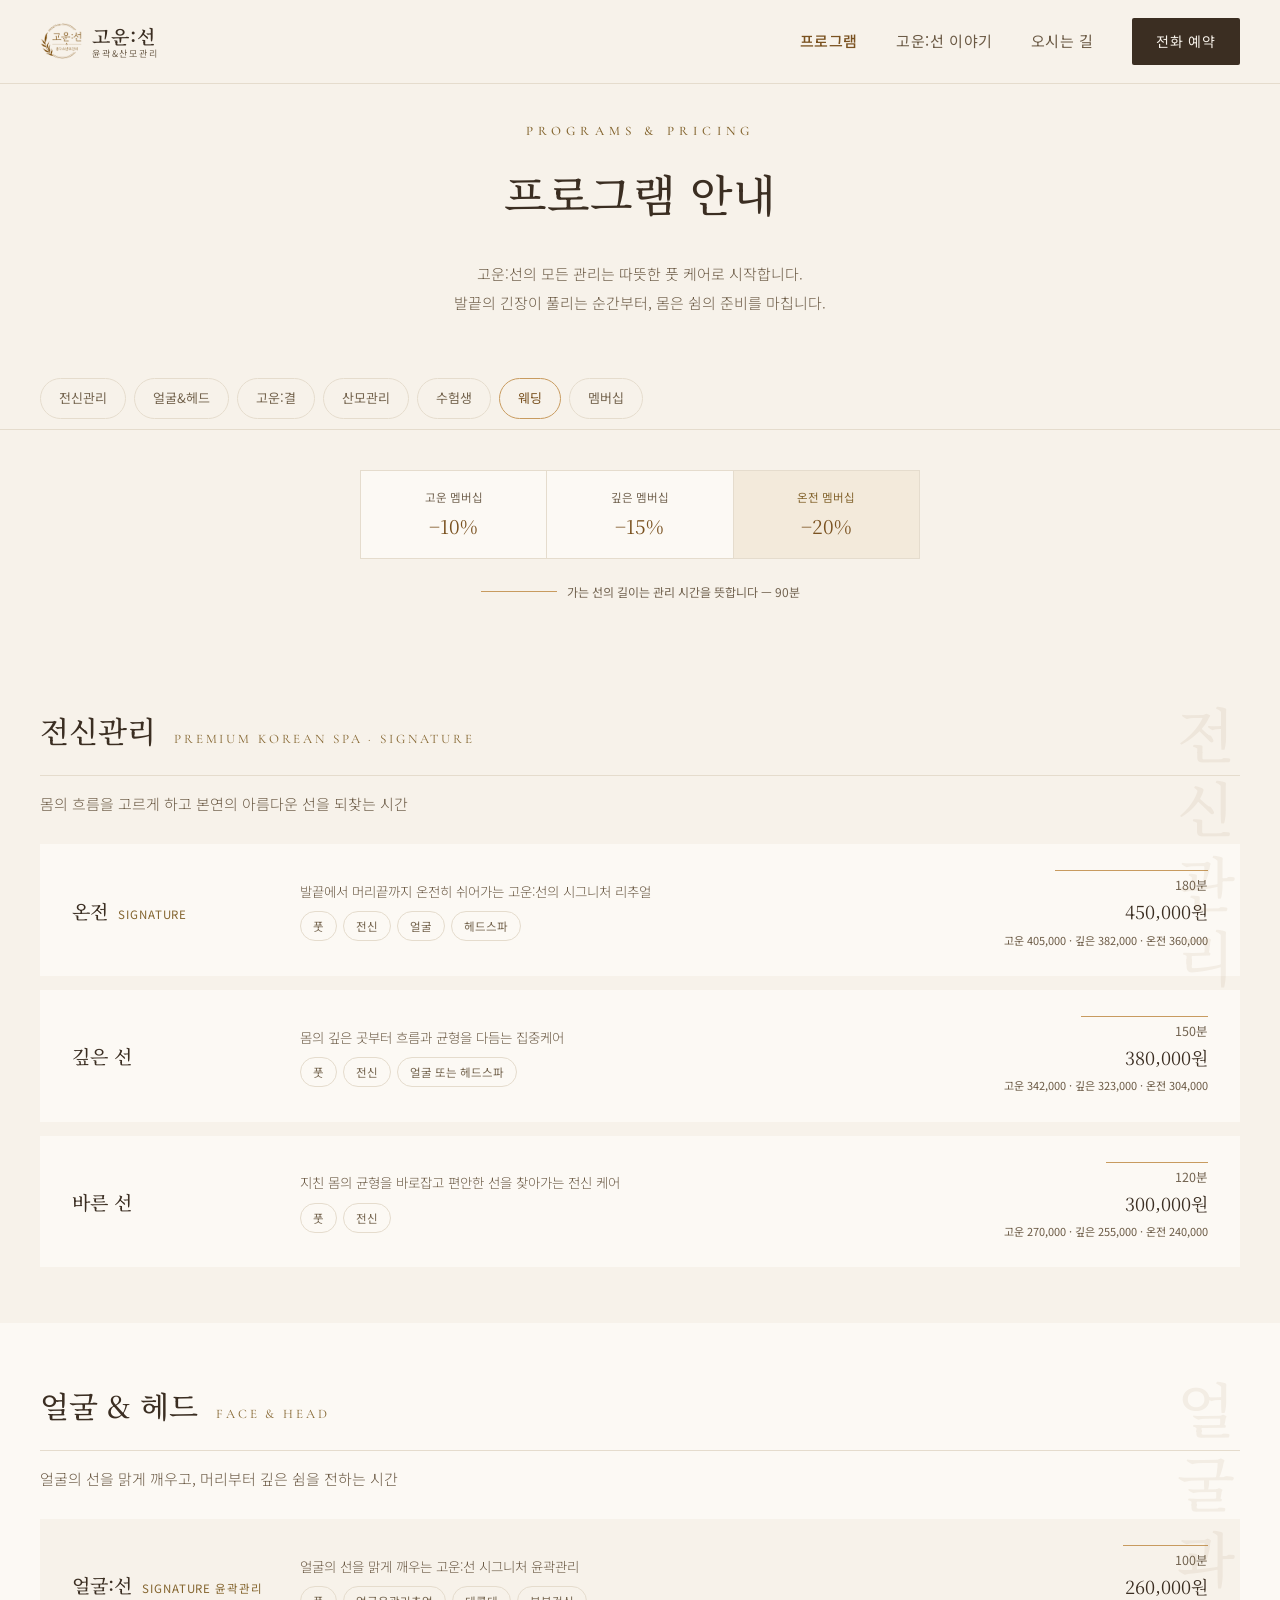
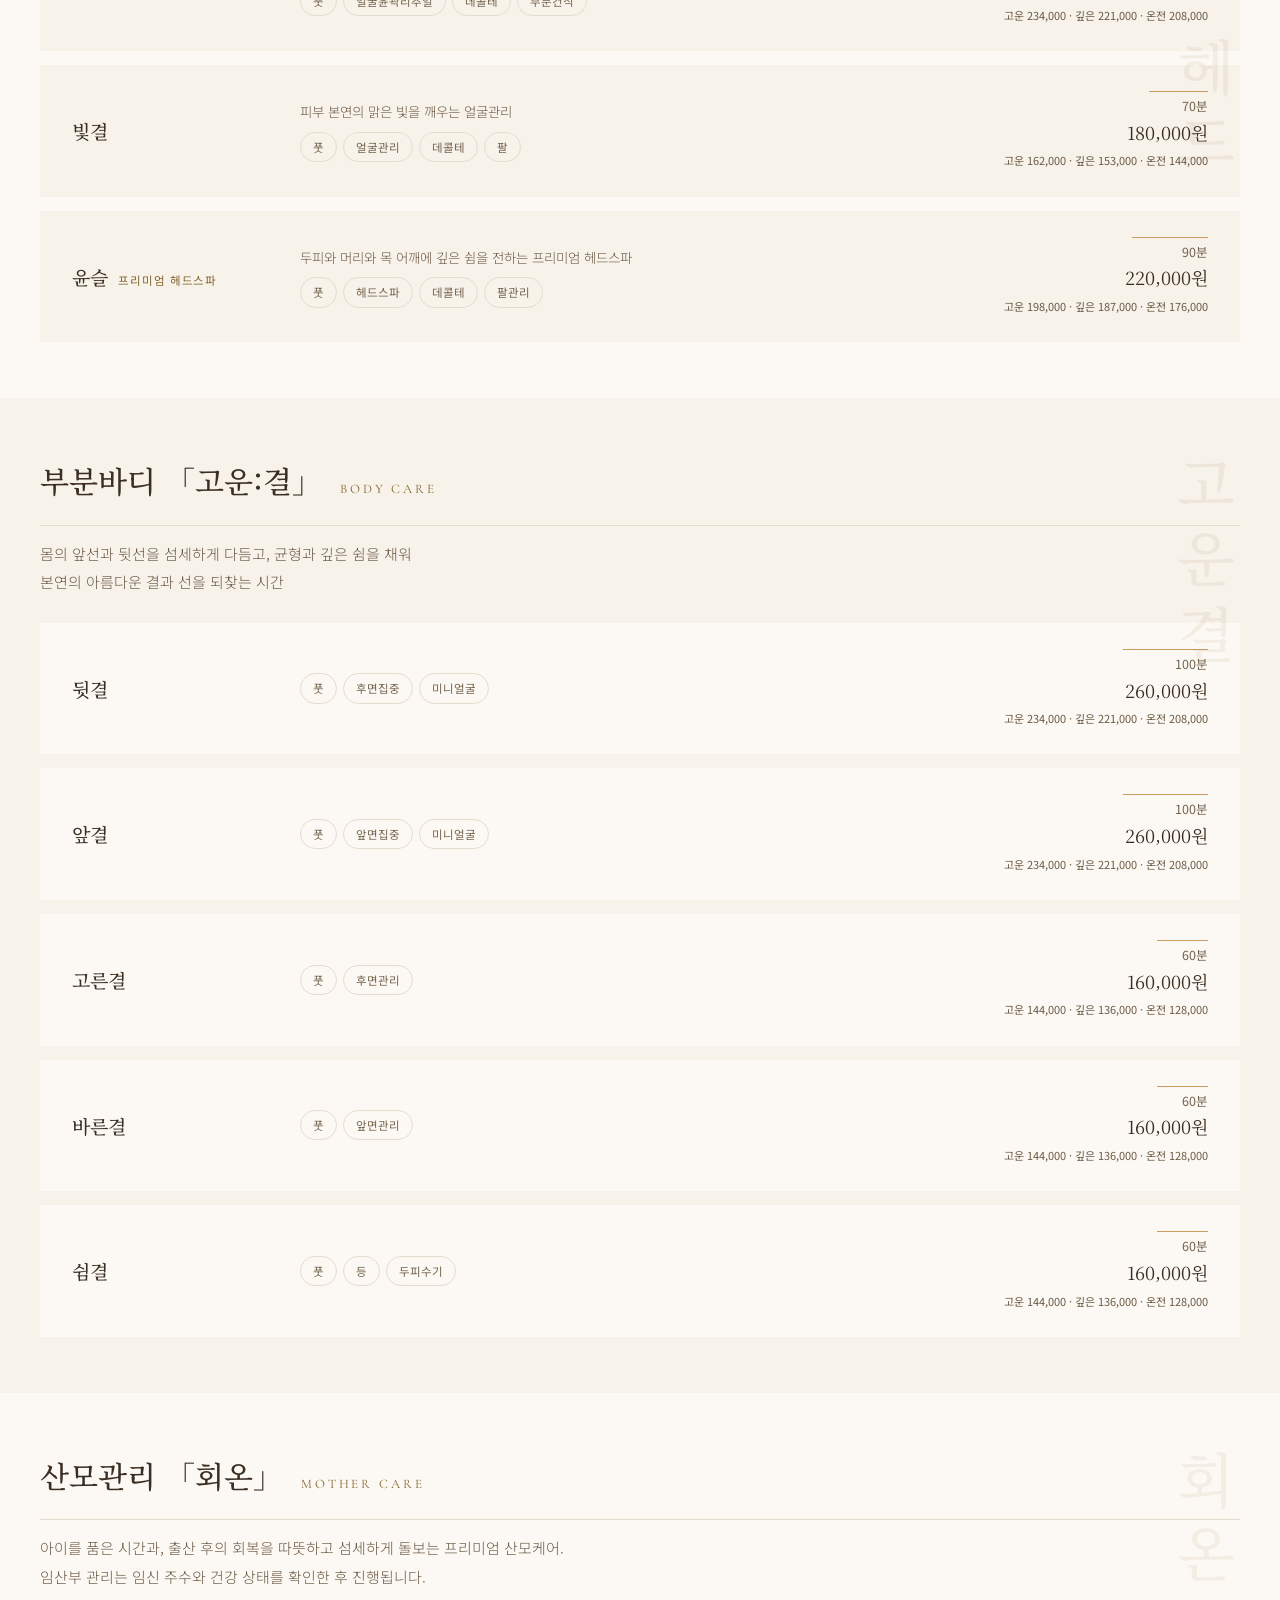
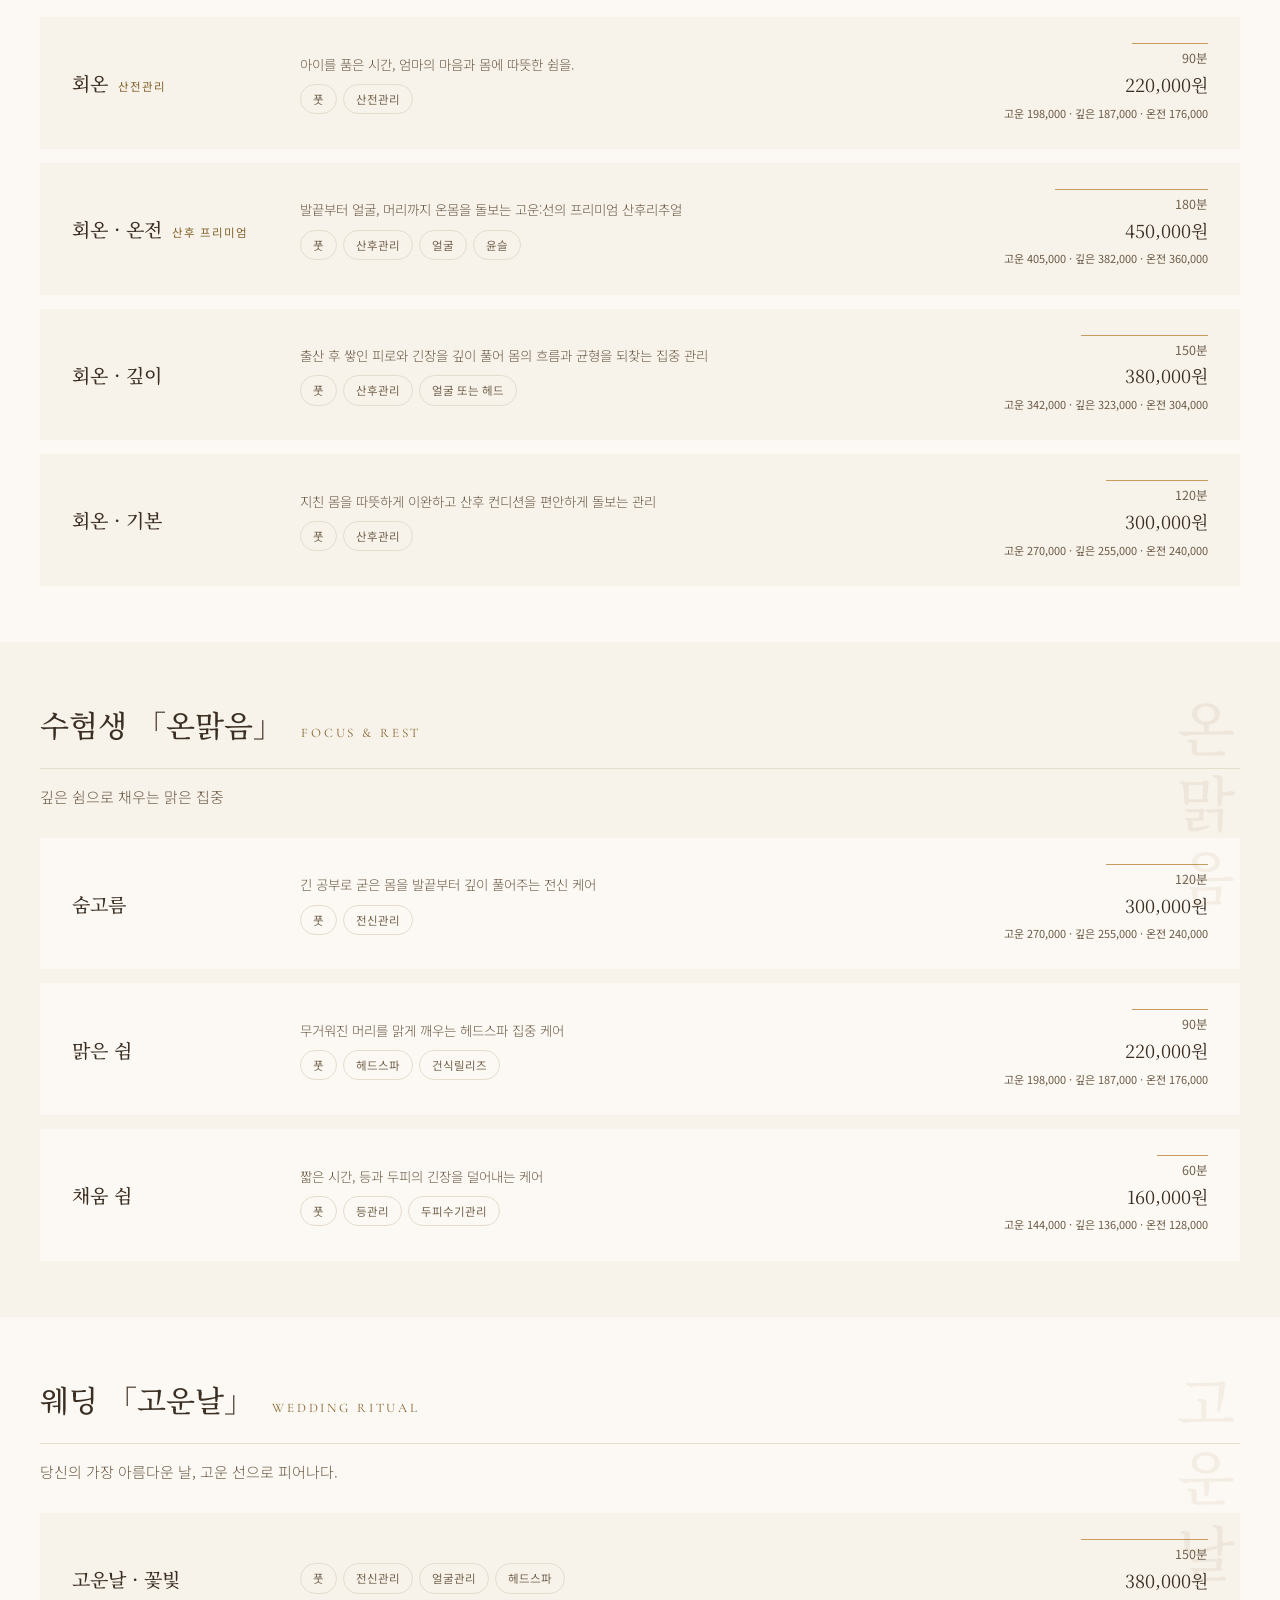
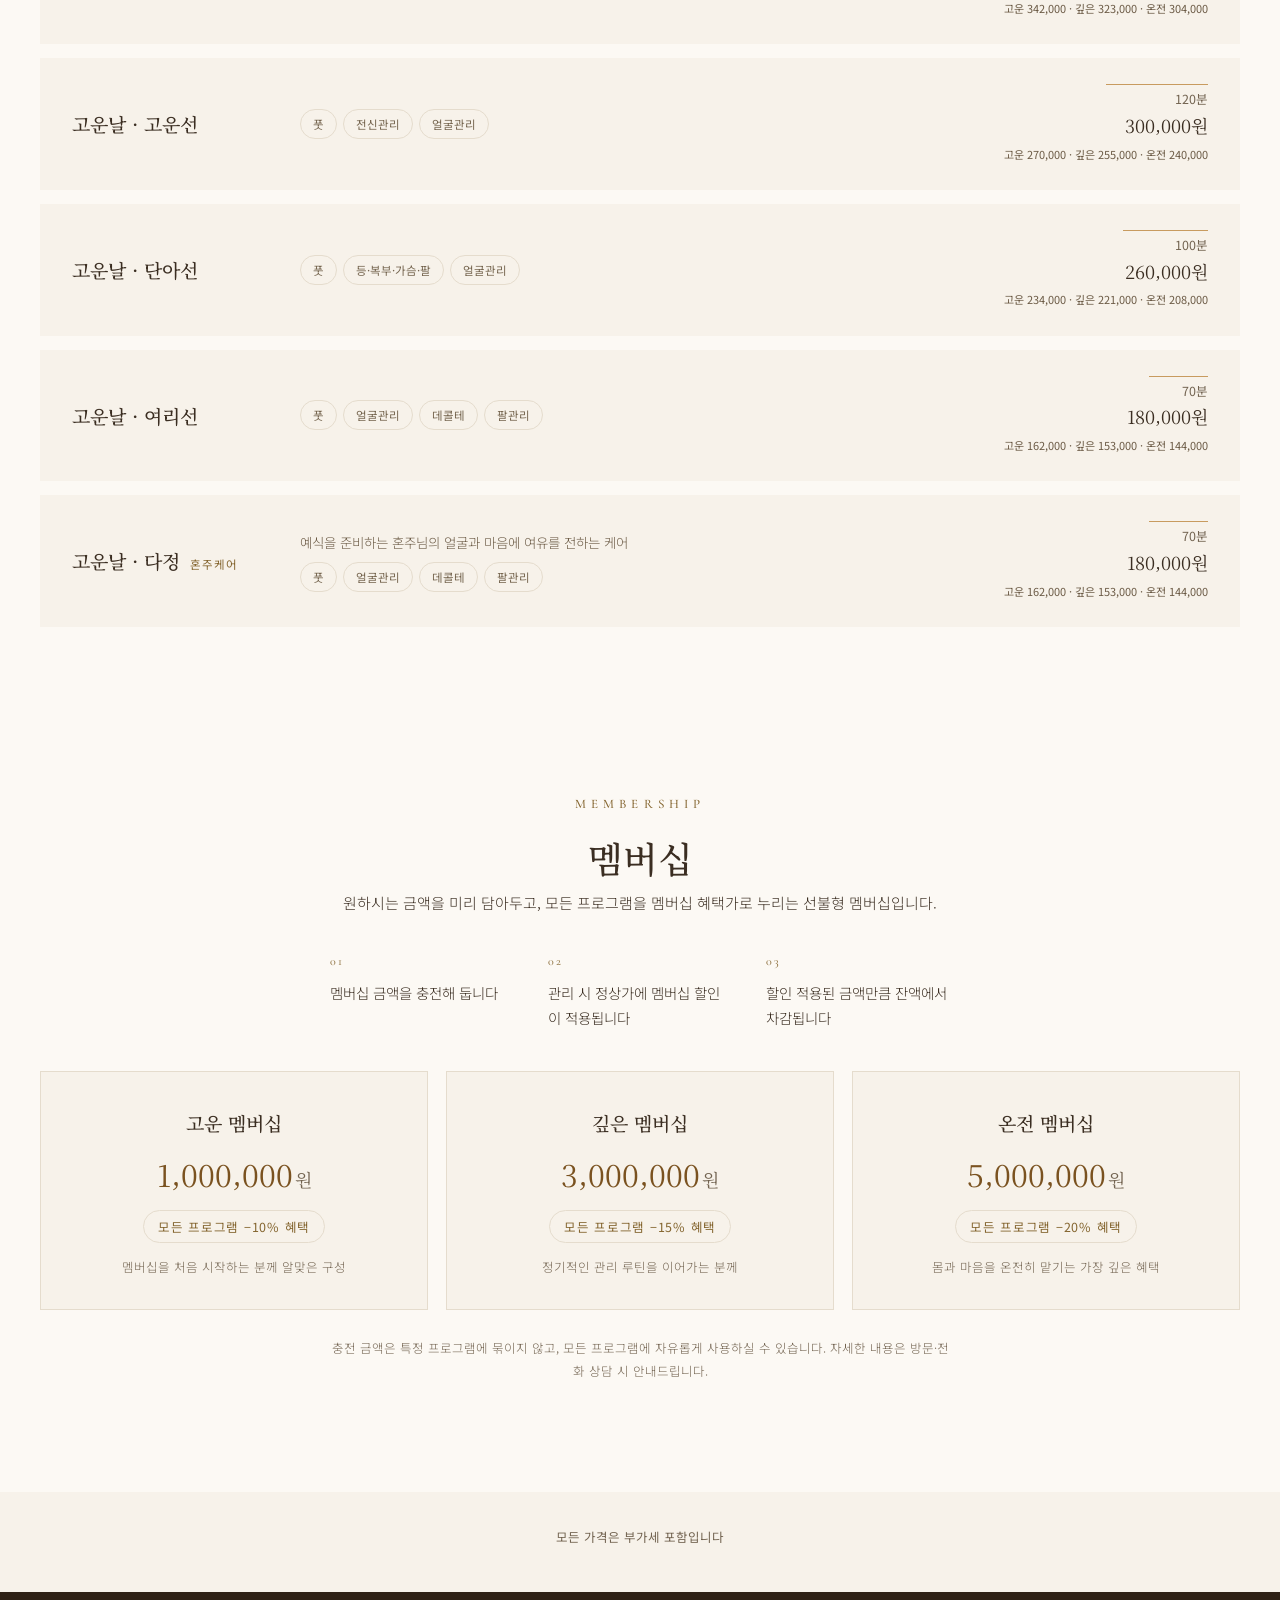
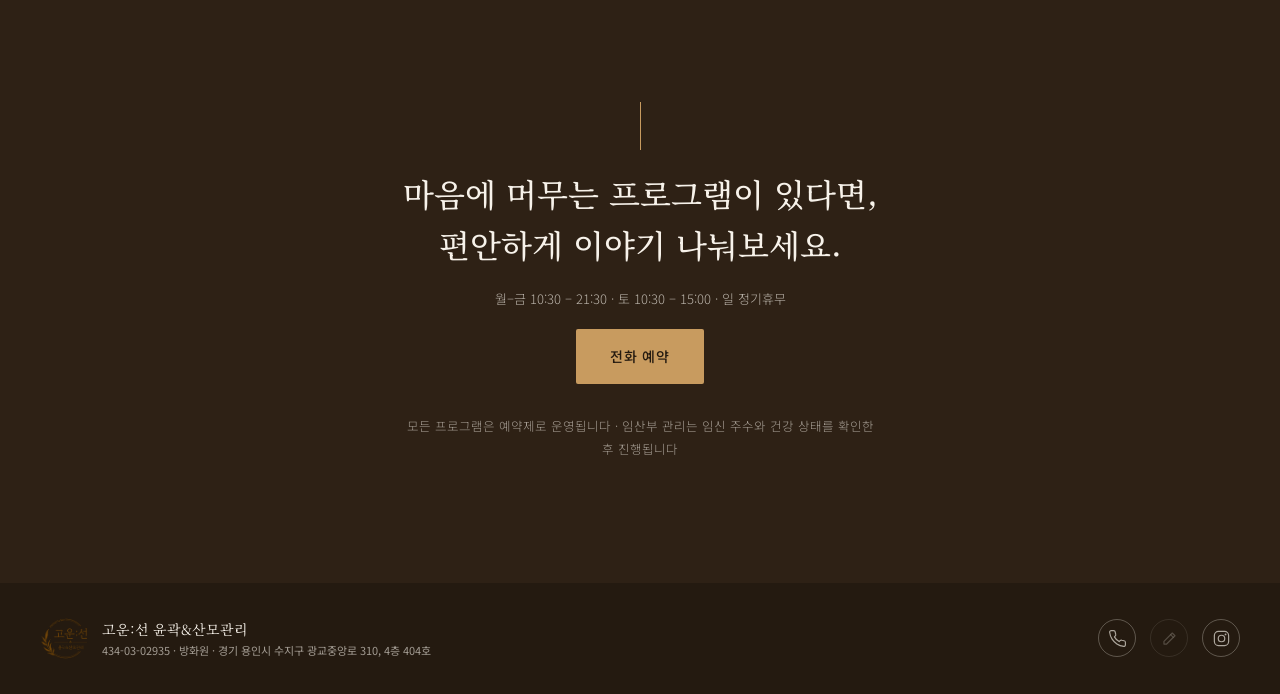
<file: programs.html>
<!doctype html>
<html lang="ko">
<head>
<meta charset="utf-8">
<meta name="viewport" content="width=device-width, initial-scale=1">
<meta name="robots" content="noindex">
<title>프로그램 안내 — 고운:선</title>
<meta name="description" content="전신·얼굴&amp;헤드·부분바디·산모·수험생·웨딩 — 고운:선의 모든 프로그램과 가격 안내. 모든 가격은 부가세 포함입니다.">
<link rel="canonical" href="https://gowoonseon.com/programs.html">
<meta property="og:url" content="https://gowoonseon.com/programs.html">
<meta property="og:title" content="프로그램 안내 — 고운:선">
<meta property="og:description" content="전신·얼굴&amp;헤드·부분바디·산모·수험생·웨딩 — 고운:선의 모든 프로그램과 가격 안내. 모든 가격은 부가세 포함입니다.">
<meta property="og:image" content="https://gowoonseon.com/assets/img/hero.jpg">
<meta property="og:type" content="website">
<meta property="og:site_name" content="고운:선">
<link rel="icon" type="image/png" href="assets/img/favicon.png?v=5bba410a">
<link rel="preconnect" href="https://fonts.googleapis.com">
<link rel="stylesheet" href="https://fonts.googleapis.com/css2?family=Noto+Serif+KR:wght@400;500;600&family=Noto+Sans+KR:wght@300;400;500&family=Cormorant+Garamond:wght@500;600&display=swap">
<link rel="stylesheet" href="assets/css/style.css?v=0edbe8c6">
</head>
<body data-page="programs">
<header class="site-header solid">
  <div class="bar">
    <a href="index.html" class="wordmark" aria-label="고운:선 홈">
      <img class="mark" src="assets/img/logo.png?v=3af43805" alt="">
      <span class="wtext">
        <span class="name">고운<span class="breath">:</span>선</span>
        <span class="sub">윤곽&amp;산모관리</span>
      </span>
    </a>
    <nav class="nav-links" aria-label="주 메뉴">
      <a href="programs.html" class="active">프로그램</a>
      <a href="about.html">고운:선 이야기</a>
      <a href="visit.html">오시는 길</a>
      <a class="btn-reserve" href="tel:010-4267-6200">전화 예약</a>
    </nav>
    <button class="menu-btn" id="menuOpen" aria-label="메뉴 열기">
      <svg width="24" height="24" viewBox="0 0 24 24" fill="none" stroke="currentColor" stroke-width="1.4"><path d="M3 7h18M3 12h18M3 17h18"/></svg>
    </button>
  </div>
</header>
<div class="mobile-menu" id="mmenu">
  <div class="top">
    <span class="wordmark"><img class="mark" src="assets/img/logo.png?v=3af43805" alt=""><span class="name">고운<span class="breath">:</span>선</span></span>
    <button class="menu-btn" id="menuClose" aria-label="메뉴 닫기">
      <svg width="24" height="24" viewBox="0 0 24 24" fill="none" stroke="currentColor" stroke-width="1.4"><path d="M5 5l14 14M19 5L5 19"/></svg>
    </button>
  </div>
  <nav aria-label="모바일 메뉴">
    <a href="index.html" style="--d: 0">홈</a>
    <span class="tick" aria-hidden="true" style="--d: 1"></span>
    <a href="programs.html" aria-current="page" style="--d: 1">프로그램</a>
    <span class="tick" aria-hidden="true" style="--d: 2"></span>
    <a href="about.html" style="--d: 2">고운:선 이야기</a>
    <span class="tick" aria-hidden="true" style="--d: 3"></span>
    <a href="visit.html" style="--d: 3">오시는 길</a>
  </nav>
  <div class="mfoot">
    <img src="assets/img/philosophy-hands.png?v=a24ac7ae" alt="" aria-hidden="true">
    <div class="hours">월–금 10:30–21:30 · 토 10:30–15:00 · 일 휴무</div>
    <a class="call" href="tel:010-4267-6200">전화 예약</a>
  </div>
</div>
<main>
<div class="page-head container">
  <div class="eyebrow">PROGRAMS &amp; PRICING</div>
  <h1>프로그램 안내</h1>
  <p class="lede">고운:선의 모든 관리는 따뜻한 풋 케어로 시작합니다.
발끝의 긴장이 풀리는 순간부터, 몸은 쉼의 준비를 마칩니다.</p>
</div>
<nav class="cat-nav" aria-label="프로그램 카테고리"><div class="row container"><a href="#full">전신관리</a><a href="#face">얼굴&amp;헤드</a><a href="#body">고운:결</a><a href="#mother">산모관리</a><a href="#focus">수험생</a><a href="#wedding">웨딩</a><a href="#membership">멤버십</a></div></nav>
<div class="container" style="padding-top: 40px; padding-bottom: 46px;">
  <div class="tiers">
    <a href="#membership"><span class="l">고운 멤버십</span><span class="v">−10%</span></a><a href="#membership"><span class="l">깊은 멤버십</span><span class="v">−15%</span></a><a href="#membership"><span class="l">온전 멤버십</span><span class="v">−20%</span></a>
  </div>
  <div class="legend"><span class="dline" aria-hidden="true"></span><span>가는 선의 길이는 관리 시간을 뜻합니다 — 90분</span></div>
</div>

<section class="category" id="full">
  <div class="watermark" aria-hidden="true">전신관리</div>
  <div class="container">
    <div class="cat-head"><h2>전신관리</h2><span class="eng">PREMIUM KOREAN SPA · SIGNATURE</span></div>
    <p class="cat-desc">몸의 흐름을 고르게 하고 본연의 아름다운 선을 되찾는 시간</p>
    <div class="prog-list"><article class="prog">
      <div class="head"><div class="name-row"><h3>온전</h3> <span class="tag">SIGNATURE</span></div></div>
      <div class="mid"><p>발끝에서 머리끝까지 온전히 쉬어가는 고운:선의 시그니처 리추얼</p><div class="chips"><span>풋</span><span>전신</span><span>얼굴</span><span>헤드스파</span></div></div>
      <div class="price-block">
        <div class="dline" style="--min:180"></div>
        <div class="pb-row"><span class="min">180분</span><span class="price">450,000원</span></div>
        <div class="tierline">고운 405,000 · 깊은 382,000 · 온전 360,000</div>
      </div>
    </article>
<article class="prog">
      <div class="head"><div class="name-row"><h3>깊은 선</h3></div></div>
      <div class="mid"><p>몸의 깊은 곳부터 흐름과 균형을 다듬는 집중케어</p><div class="chips"><span>풋</span><span>전신</span><span>얼굴 또는 헤드스파</span></div></div>
      <div class="price-block">
        <div class="dline" style="--min:150"></div>
        <div class="pb-row"><span class="min">150분</span><span class="price">380,000원</span></div>
        <div class="tierline">고운 342,000 · 깊은 323,000 · 온전 304,000</div>
      </div>
    </article>
<article class="prog">
      <div class="head"><div class="name-row"><h3>바른 선</h3></div></div>
      <div class="mid"><p>지친 몸의 균형을 바로잡고 편안한 선을 찾아가는 전신 케어</p><div class="chips"><span>풋</span><span>전신</span></div></div>
      <div class="price-block">
        <div class="dline" style="--min:120"></div>
        <div class="pb-row"><span class="min">120분</span><span class="price">300,000원</span></div>
        <div class="tierline">고운 270,000 · 깊은 255,000 · 온전 240,000</div>
      </div>
    </article></div>
  </div>
</section>
<section class="category" id="face">
  <div class="watermark" aria-hidden="true">얼굴과 헤드</div>
  <div class="container">
    <div class="cat-head"><h2>얼굴 &amp; 헤드</h2><span class="eng">FACE &amp; HEAD</span></div>
    <p class="cat-desc">얼굴의 선을 맑게 깨우고, 머리부터 깊은 쉼을 전하는 시간</p>
    <div class="prog-list"><article class="prog">
      <div class="head"><div class="name-row"><h3>얼굴:선</h3> <span class="tag">SIGNATURE 윤곽관리</span></div></div>
      <div class="mid"><p>얼굴의 선을 맑게 깨우는 고운:선 시그니처 윤곽관리</p><div class="chips"><span>풋</span><span>얼굴윤곽리추얼</span><span>데콜테</span><span>부분건식</span></div></div>
      <div class="price-block">
        <div class="dline" style="--min:100"></div>
        <div class="pb-row"><span class="min">100분</span><span class="price">260,000원</span></div>
        <div class="tierline">고운 234,000 · 깊은 221,000 · 온전 208,000</div>
      </div>
    </article>
<article class="prog">
      <div class="head"><div class="name-row"><h3>빛결</h3></div></div>
      <div class="mid"><p>피부 본연의 맑은 빛을 깨우는 얼굴관리</p><div class="chips"><span>풋</span><span>얼굴관리</span><span>데콜테</span><span>팔</span></div></div>
      <div class="price-block">
        <div class="dline" style="--min:70"></div>
        <div class="pb-row"><span class="min">70분</span><span class="price">180,000원</span></div>
        <div class="tierline">고운 162,000 · 깊은 153,000 · 온전 144,000</div>
      </div>
    </article>
<article class="prog">
      <div class="head"><div class="name-row"><h3>윤슬</h3> <span class="tag">프리미엄 헤드스파</span></div></div>
      <div class="mid"><p>두피와 머리와 목 어깨에 깊은 쉼을 전하는 프리미엄 헤드스파</p><div class="chips"><span>풋</span><span>헤드스파</span><span>데콜테</span><span>팔관리</span></div></div>
      <div class="price-block">
        <div class="dline" style="--min:90"></div>
        <div class="pb-row"><span class="min">90분</span><span class="price">220,000원</span></div>
        <div class="tierline">고운 198,000 · 깊은 187,000 · 온전 176,000</div>
      </div>
    </article></div>
  </div>
</section>
<section class="category" id="body">
  <div class="watermark" aria-hidden="true">고운결</div>
  <div class="container">
    <div class="cat-head"><h2>부분바디 「고운:결」</h2><span class="eng">BODY CARE</span></div>
    <p class="cat-desc">몸의 앞선과 뒷선을 섬세하게 다듬고, 균형과 깊은 쉼을 채워
본연의 아름다운 결과 선을 되찾는 시간</p>
    <div class="prog-list"><article class="prog">
      <div class="head"><div class="name-row"><h3>뒷결</h3></div></div>
      <div class="mid"><div class="chips"><span>풋</span><span>후면집중</span><span>미니얼굴</span></div></div>
      <div class="price-block">
        <div class="dline" style="--min:100"></div>
        <div class="pb-row"><span class="min">100분</span><span class="price">260,000원</span></div>
        <div class="tierline">고운 234,000 · 깊은 221,000 · 온전 208,000</div>
      </div>
    </article>
<article class="prog">
      <div class="head"><div class="name-row"><h3>앞결</h3></div></div>
      <div class="mid"><div class="chips"><span>풋</span><span>앞면집중</span><span>미니얼굴</span></div></div>
      <div class="price-block">
        <div class="dline" style="--min:100"></div>
        <div class="pb-row"><span class="min">100분</span><span class="price">260,000원</span></div>
        <div class="tierline">고운 234,000 · 깊은 221,000 · 온전 208,000</div>
      </div>
    </article>
<article class="prog">
      <div class="head"><div class="name-row"><h3>고른결</h3></div></div>
      <div class="mid"><div class="chips"><span>풋</span><span>후면관리</span></div></div>
      <div class="price-block">
        <div class="dline" style="--min:60"></div>
        <div class="pb-row"><span class="min">60분</span><span class="price">160,000원</span></div>
        <div class="tierline">고운 144,000 · 깊은 136,000 · 온전 128,000</div>
      </div>
    </article>
<article class="prog">
      <div class="head"><div class="name-row"><h3>바른결</h3></div></div>
      <div class="mid"><div class="chips"><span>풋</span><span>앞면관리</span></div></div>
      <div class="price-block">
        <div class="dline" style="--min:60"></div>
        <div class="pb-row"><span class="min">60분</span><span class="price">160,000원</span></div>
        <div class="tierline">고운 144,000 · 깊은 136,000 · 온전 128,000</div>
      </div>
    </article>
<article class="prog">
      <div class="head"><div class="name-row"><h3>쉼결</h3></div></div>
      <div class="mid"><div class="chips"><span>풋</span><span>등</span><span>두피수기</span></div></div>
      <div class="price-block">
        <div class="dline" style="--min:60"></div>
        <div class="pb-row"><span class="min">60분</span><span class="price">160,000원</span></div>
        <div class="tierline">고운 144,000 · 깊은 136,000 · 온전 128,000</div>
      </div>
    </article></div>
  </div>
</section>
<section class="category" id="mother">
  <div class="watermark" aria-hidden="true">회온</div>
  <div class="container">
    <div class="cat-head"><h2>산모관리 「회온」</h2><span class="eng">MOTHER CARE</span></div>
    <p class="cat-desc">아이를 품은 시간과, 출산 후의 회복을 따뜻하고 섬세하게 돌보는 프리미엄 산모케어.
임산부 관리는 임신 주수와 건강 상태를 확인한 후 진행됩니다.</p>
    <div class="prog-list"><article class="prog">
      <div class="head"><div class="name-row"><h3>회온</h3> <span class="tag">산전관리</span></div></div>
      <div class="mid"><p>아이를 품은 시간, 엄마의 마음과 몸에 따뜻한 쉼을.</p><div class="chips"><span>풋</span><span>산전관리</span></div></div>
      <div class="price-block">
        <div class="dline" style="--min:90"></div>
        <div class="pb-row"><span class="min">90분</span><span class="price">220,000원</span></div>
        <div class="tierline">고운 198,000 · 깊은 187,000 · 온전 176,000</div>
      </div>
    </article>
<article class="prog">
      <div class="head"><div class="name-row"><h3>회온 · 온전</h3> <span class="tag">산후 프리미엄</span></div></div>
      <div class="mid"><p>발끝부터 얼굴, 머리까지 온몸을 돌보는 고운:선의 프리미엄 산후리추얼</p><div class="chips"><span>풋</span><span>산후관리</span><span>얼굴</span><span>윤슬</span></div></div>
      <div class="price-block">
        <div class="dline" style="--min:180"></div>
        <div class="pb-row"><span class="min">180분</span><span class="price">450,000원</span></div>
        <div class="tierline">고운 405,000 · 깊은 382,000 · 온전 360,000</div>
      </div>
    </article>
<article class="prog">
      <div class="head"><div class="name-row"><h3>회온 · 깊이</h3></div></div>
      <div class="mid"><p>출산 후 쌓인 피로와 긴장을 깊이 풀어 몸의 흐름과 균형을 되찾는 집중 관리</p><div class="chips"><span>풋</span><span>산후관리</span><span>얼굴 또는 헤드</span></div></div>
      <div class="price-block">
        <div class="dline" style="--min:150"></div>
        <div class="pb-row"><span class="min">150분</span><span class="price">380,000원</span></div>
        <div class="tierline">고운 342,000 · 깊은 323,000 · 온전 304,000</div>
      </div>
    </article>
<article class="prog">
      <div class="head"><div class="name-row"><h3>회온 · 기본</h3></div></div>
      <div class="mid"><p>지친 몸을 따뜻하게 이완하고 산후 컨디션을 편안하게 돌보는 관리</p><div class="chips"><span>풋</span><span>산후관리</span></div></div>
      <div class="price-block">
        <div class="dline" style="--min:120"></div>
        <div class="pb-row"><span class="min">120분</span><span class="price">300,000원</span></div>
        <div class="tierline">고운 270,000 · 깊은 255,000 · 온전 240,000</div>
      </div>
    </article></div>
  </div>
</section>
<section class="category" id="focus">
  <div class="watermark" aria-hidden="true">온맑음</div>
  <div class="container">
    <div class="cat-head"><h2>수험생 「온맑음」</h2><span class="eng">FOCUS &amp; REST</span></div>
    <p class="cat-desc">깊은 쉼으로 채우는 맑은 집중</p>
    <div class="prog-list"><article class="prog">
      <div class="head"><div class="name-row"><h3>숨고름</h3></div></div>
      <div class="mid"><p>긴 공부로 굳은 몸을 발끝부터 깊이 풀어주는 전신 케어</p><div class="chips"><span>풋</span><span>전신관리</span></div></div>
      <div class="price-block">
        <div class="dline" style="--min:120"></div>
        <div class="pb-row"><span class="min">120분</span><span class="price">300,000원</span></div>
        <div class="tierline">고운 270,000 · 깊은 255,000 · 온전 240,000</div>
      </div>
    </article>
<article class="prog">
      <div class="head"><div class="name-row"><h3>맑은 쉼</h3></div></div>
      <div class="mid"><p>무거워진 머리를 맑게 깨우는 헤드스파 집중 케어</p><div class="chips"><span>풋</span><span>헤드스파</span><span>건식릴리즈</span></div></div>
      <div class="price-block">
        <div class="dline" style="--min:90"></div>
        <div class="pb-row"><span class="min">90분</span><span class="price">220,000원</span></div>
        <div class="tierline">고운 198,000 · 깊은 187,000 · 온전 176,000</div>
      </div>
    </article>
<article class="prog">
      <div class="head"><div class="name-row"><h3>채움 쉼</h3></div></div>
      <div class="mid"><p>짧은 시간, 등과 두피의 긴장을 덜어내는 케어</p><div class="chips"><span>풋</span><span>등관리</span><span>두피수기관리</span></div></div>
      <div class="price-block">
        <div class="dline" style="--min:60"></div>
        <div class="pb-row"><span class="min">60분</span><span class="price">160,000원</span></div>
        <div class="tierline">고운 144,000 · 깊은 136,000 · 온전 128,000</div>
      </div>
    </article></div>
  </div>
</section>
<section class="category" id="wedding">
  <div class="watermark" aria-hidden="true">고운날</div>
  <div class="container">
    <div class="cat-head"><h2>웨딩 「고운날」</h2><span class="eng">WEDDING RITUAL</span></div>
    <p class="cat-desc">당신의 가장 아름다운 날, 고운 선으로 피어나다.</p>
    <div class="prog-list"><article class="prog">
      <div class="head"><div class="name-row"><h3>고운날 · 꽃빛</h3></div></div>
      <div class="mid"><div class="chips"><span>풋</span><span>전신관리</span><span>얼굴관리</span><span>헤드스파</span></div></div>
      <div class="price-block">
        <div class="dline" style="--min:150"></div>
        <div class="pb-row"><span class="min">150분</span><span class="price">380,000원</span></div>
        <div class="tierline">고운 342,000 · 깊은 323,000 · 온전 304,000</div>
      </div>
    </article>
<article class="prog">
      <div class="head"><div class="name-row"><h3>고운날 · 고운선</h3></div></div>
      <div class="mid"><div class="chips"><span>풋</span><span>전신관리</span><span>얼굴관리</span></div></div>
      <div class="price-block">
        <div class="dline" style="--min:120"></div>
        <div class="pb-row"><span class="min">120분</span><span class="price">300,000원</span></div>
        <div class="tierline">고운 270,000 · 깊은 255,000 · 온전 240,000</div>
      </div>
    </article>
<article class="prog">
      <div class="head"><div class="name-row"><h3>고운날 · 단아선</h3></div></div>
      <div class="mid"><div class="chips"><span>풋</span><span>등·복부·가슴·팔</span><span>얼굴관리</span></div></div>
      <div class="price-block">
        <div class="dline" style="--min:100"></div>
        <div class="pb-row"><span class="min">100분</span><span class="price">260,000원</span></div>
        <div class="tierline">고운 234,000 · 깊은 221,000 · 온전 208,000</div>
      </div>
    </article>
<article class="prog">
      <div class="head"><div class="name-row"><h3>고운날 · 여리선</h3></div></div>
      <div class="mid"><div class="chips"><span>풋</span><span>얼굴관리</span><span>데콜테</span><span>팔관리</span></div></div>
      <div class="price-block">
        <div class="dline" style="--min:70"></div>
        <div class="pb-row"><span class="min">70분</span><span class="price">180,000원</span></div>
        <div class="tierline">고운 162,000 · 깊은 153,000 · 온전 144,000</div>
      </div>
    </article>
<article class="prog">
      <div class="head"><div class="name-row"><h3>고운날 · 다정</h3> <span class="tag">혼주케어</span></div></div>
      <div class="mid"><p>예식을 준비하는 혼주님의 얼굴과 마음에 여유를 전하는 케어</p><div class="chips"><span>풋</span><span>얼굴관리</span><span>데콜테</span><span>팔관리</span></div></div>
      <div class="price-block">
        <div class="dline" style="--min:70"></div>
        <div class="pb-row"><span class="min">70분</span><span class="price">180,000원</span></div>
        <div class="tierline">고운 162,000 · 깊은 153,000 · 온전 144,000</div>
      </div>
    </article></div>
  </div>
</section>

<section class="section membership" id="membership">
  <div class="container">
    <div class="eyebrow">MEMBERSHIP</div>
    <h2 class="section-title">멤버십</h2>
    <p class="mem-lede">원하시는 금액을 미리 담아두고, 모든 프로그램을 멤버십 혜택가로 누리는 선불형 멤버십입니다.</p>
    <ol class="mem-how"><li><span class="n">01</span><p>멤버십 금액을 충전해 둡니다</p></li><li><span class="n">02</span><p>관리 시 정상가에 멤버십 할인이 적용됩니다</p></li><li><span class="n">03</span><p>할인 적용된 금액만큼 잔액에서 차감됩니다</p></li></ol>
    <div class="mem-tiers">
      <div class="mem-card">
        <h3>고운 멤버십</h3>
        <div class="amount">1,000,000<span class="won">원</span></div>
        <div class="benefit">모든 프로그램 −10% 혜택</div>
        <p class="mdesc">멤버십을 처음 시작하는 분께 알맞은 구성</p>
      </div>
      <div class="mem-card">
        <h3>깊은 멤버십</h3>
        <div class="amount">3,000,000<span class="won">원</span></div>
        <div class="benefit">모든 프로그램 −15% 혜택</div>
        <p class="mdesc">정기적인 관리 루틴을 이어가는 분께</p>
      </div>
      <div class="mem-card">
        <h3>온전 멤버십</h3>
        <div class="amount">5,000,000<span class="won">원</span></div>
        <div class="benefit">모든 프로그램 −20% 혜택</div>
        <p class="mdesc">몸과 마음을 온전히 맡기는 가장 깊은 혜택</p>
      </div>
    </div>
    <p class="mem-note">충전 금액은 특정 프로그램에 묶이지 않고, 모든 프로그램에 자유롭게 사용하실 수 있습니다. 자세한 내용은 방문·전화 상담 시 안내드립니다.</p>
  </div>
</section>
<div class="container"><p class="fineprint" style="padding: 34px 0 44px 0; margin: 0;">모든 가격은 부가세 포함입니다</p></div>
<section class="section cta-band on-dark">
  <div class="container inner">
    <div class="stem" aria-hidden="true"></div>
    <h2>마음에 머무는 프로그램이 있다면,
편안하게 이야기 나눠보세요.</h2>
    <div class="hours-line">월–금 10:30 – 21:30 · 토 10:30 – 15:00 · 일 정기휴무</div>
    <a class="btn btn-amber" href="tel:010-4267-6200">전화 예약</a>
    <p class="note">모든 프로그램은 예약제로 운영됩니다 · 임산부 관리는 임신 주수와 건강 상태를 확인한 후 진행됩니다</p>
  </div>
</section>
</main>

<footer class="site-footer">
  <div class="container inner">
    <div class="id">
      <img src="assets/img/logo.png?v=3af43805" alt="고운:선 엠블럼">
      <div>
        <div class="t">고운:선 윤곽&amp;산모관리</div>
        <div class="legal">434-03-02935 · 방화원 · 경기 용인시 수지구 광교중앙로 310, 4층 404호</div>
      </div>
    </div>
    <div class="links">
      <a class="sns-ic" href="tel:010-4267-6200" aria-label="전화 예약" title="전화 예약"><svg width="19" height="19" viewBox="0 0 24 24" fill="none" stroke="currentColor" stroke-width="1.5" stroke-linejoin="round" stroke-linecap="round"><path d="M22 16.92v3a2 2 0 0 1-2.18 2 19.79 19.79 0 0 1-8.63-3.07 19.5 19.5 0 0 1-6-6A19.79 19.79 0 0 1 2.08 4.18 2 2 0 0 1 4.06 2h3a2 2 0 0 1 2 1.72c.13.96.35 1.9.66 2.81a2 2 0 0 1-.45 2.11L8.09 9.91a16 16 0 0 0 6 6l1.27-1.27a2 2 0 0 1 2.11-.45c.91.31 1.85.53 2.81.66A2 2 0 0 1 22 16.92z"/></svg></a>
      <span class="sns-ic off" title="네이버 블로그 — 준비 중" aria-hidden="true"><svg width="19" height="19" viewBox="0 0 24 24" fill="none" stroke="currentColor" stroke-width="1.5" stroke-linejoin="round" stroke-linecap="round"><path d="M15.5 5.1l3.4 3.4L8.4 19H5v-3.4L15.5 5.1z"/><path d="M13.4 7.2l3.4 3.4"/></svg></span>
      <a class="sns-ic" href="https://www.instagram.com/gowoonseon/" target="_blank" rel="noopener" aria-label="인스타그램" title="인스타그램"><svg width="19" height="19" viewBox="0 0 24 24" fill="none" stroke="currentColor" stroke-width="1.5"><rect x="3" y="3" width="18" height="18" rx="5.2"/><circle cx="12" cy="12" r="4.1"/><circle cx="17.1" cy="6.9" r="1.15" fill="currentColor" stroke="none"/></svg></a>
    </div>
  </div>
</footer>
<dialog id="telDialog" class="tel-dialog" aria-labelledby="telDialogNum">
  <div class="eyebrow">RESERVATION</div>
  <div class="num" id="telDialogNum">010-4267-6200</div>
  <div class="hrs">월–금 10:30–21:30 · 토 10:30–15:00 · 일 휴무</div>
  <p>모든 프로그램은 예약제로 운영됩니다.
휴대폰에서는 전화 예약 버튼을 누르면 바로 연결됩니다.</p>
  <div class="row">
    <button id="telCopy" type="button">번호 복사</button>
    <button id="telClose" type="button">닫기</button>
  </div>
</dialog>
<button id="toTop" aria-label="맨 위로">↑</button>
<script src="assets/js/main.js?v=13aa626f"></script>
</body>
</html>
</file>
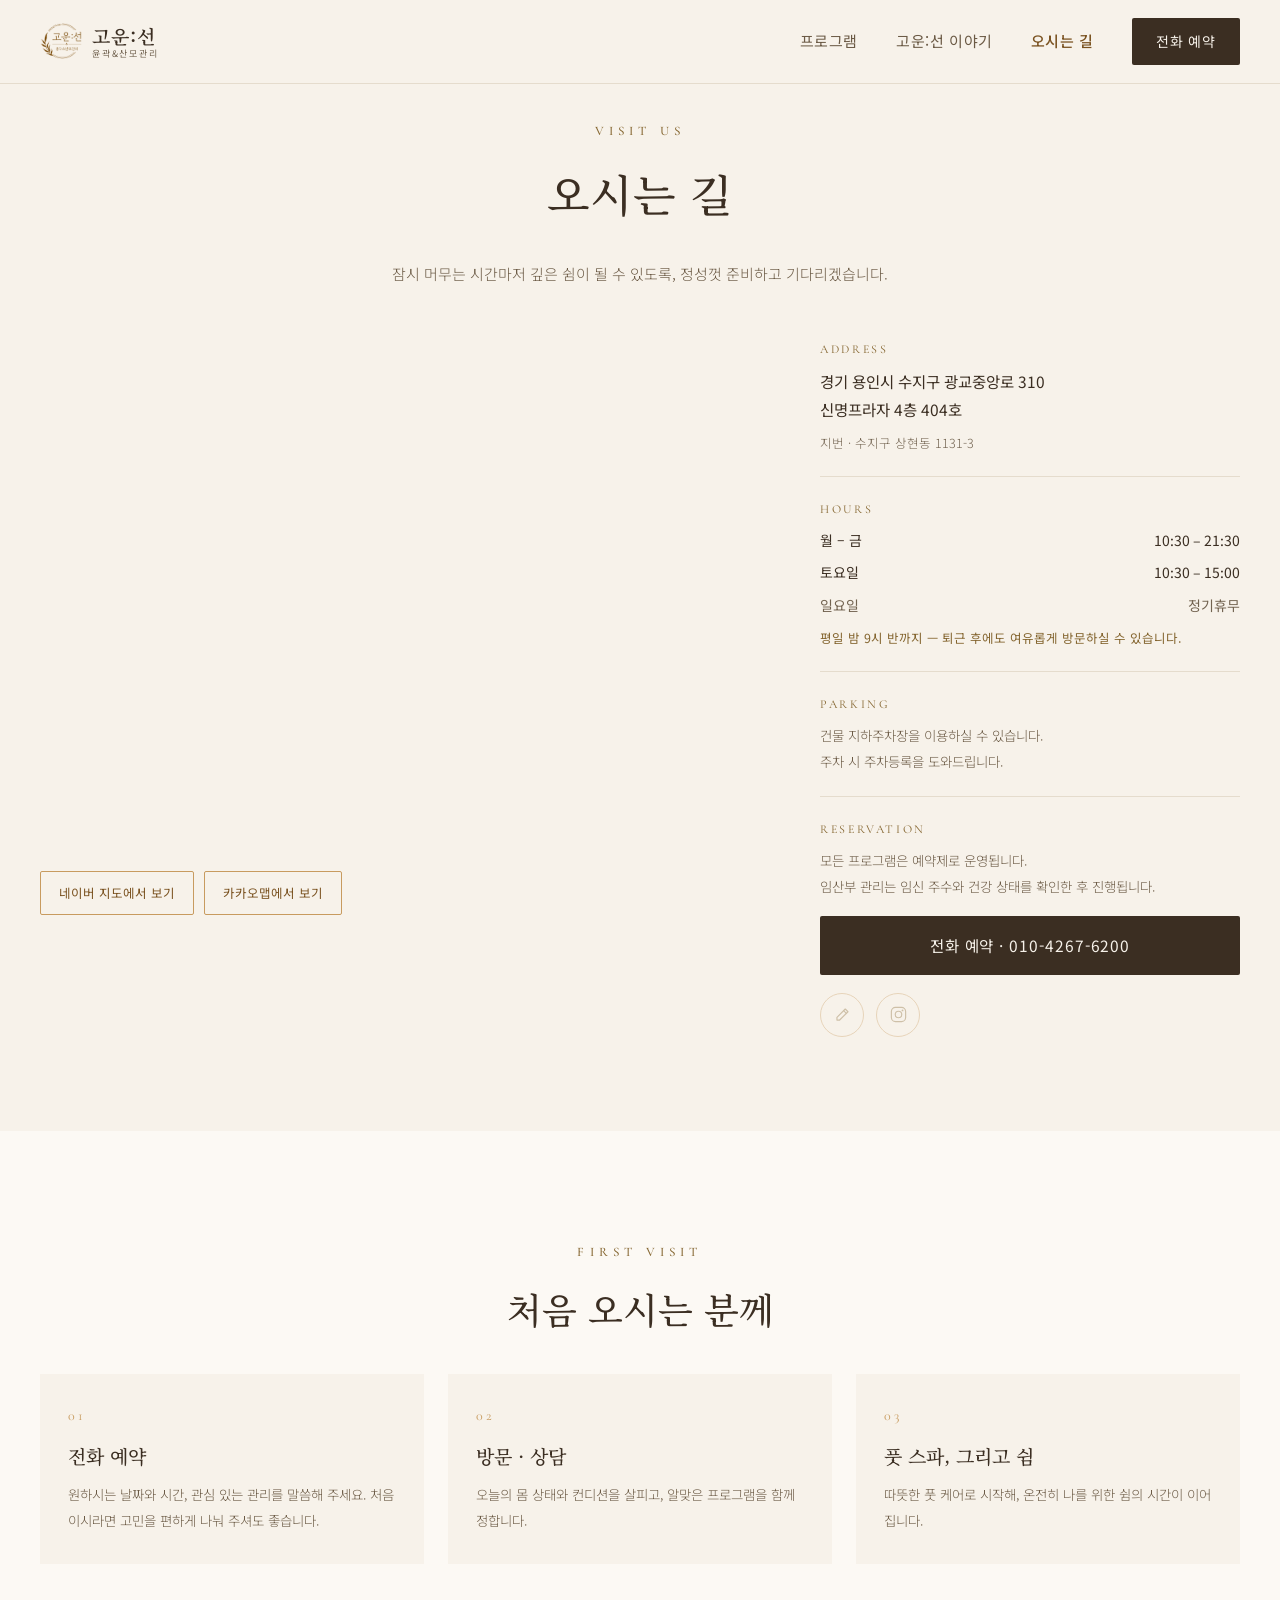
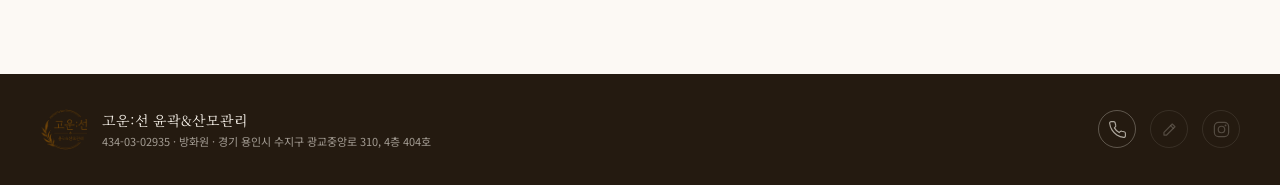
<file: visit.html>
<!doctype html>
<html lang="ko">
<head>
<meta charset="utf-8">
<meta name="viewport" content="width=device-width, initial-scale=1">
<title>오시는 길 — 고운:선</title>
<meta name="description" content="경기 용인시 수지구 광교중앙로 310 신명프라자 4층 404호 · 예약제 운영 · 지하주차장 주차등록 지원.">
<meta name="robots" content="noindex">  <!-- 데모 단계 — 정식 오픈 시 제거 -->
<meta property="og:title" content="오시는 길 — 고운:선">
<meta property="og:description" content="경기 용인시 수지구 광교중앙로 310 신명프라자 4층 404호 · 예약제 운영 · 지하주차장 주차등록 지원.">
<meta property="og:image" content="assets/img/hero.jpg">
<meta property="og:type" content="website">
<link rel="icon" type="image/png" href="assets/img/favicon.png?v=5bba410a">
<link rel="preconnect" href="https://fonts.googleapis.com">
<link rel="stylesheet" href="https://fonts.googleapis.com/css2?family=Noto+Serif+KR:wght@400;500;600&family=Noto+Sans+KR:wght@300;400;500&family=Cormorant+Garamond:wght@500;600&display=swap">
<link rel="stylesheet" href="assets/css/style.css?v=69aa0e86">
</head>
<body data-page="visit">
<header class="site-header solid">
  <div class="bar">
    <a href="index.html" class="wordmark" aria-label="고운:선 홈">
      <img class="mark" src="assets/img/logo.png?v=3af43805" alt="">
      <span class="wtext">
        <span class="name">고운<span class="breath">:</span>선</span>
        <span class="sub">윤곽&amp;산모관리</span>
      </span>
    </a>
    <nav class="nav-links" aria-label="주 메뉴">
      <a href="programs.html">프로그램</a>
      <a href="about.html">고운:선 이야기</a>
      <a href="visit.html" class="active">오시는 길</a>
      <a class="btn-reserve" href="tel:010-4267-6200">전화 예약</a>
    </nav>
    <button class="menu-btn" id="menuOpen" aria-label="메뉴 열기">
      <svg width="24" height="24" viewBox="0 0 24 24" fill="none" stroke="currentColor" stroke-width="1.4"><path d="M3 7h18M3 12h18M3 17h18"/></svg>
    </button>
  </div>
</header>
<div class="mobile-menu" id="mmenu">
  <div class="top">
    <span class="wordmark"><img class="mark" src="assets/img/logo.png?v=3af43805" alt=""><span class="name">고운<span class="breath">:</span>선</span></span>
    <button class="menu-btn" id="menuClose" aria-label="메뉴 닫기">
      <svg width="24" height="24" viewBox="0 0 24 24" fill="none" stroke="currentColor" stroke-width="1.4"><path d="M5 5l14 14M19 5L5 19"/></svg>
    </button>
  </div>
  <nav aria-label="모바일 메뉴">
    <a href="index.html" style="--d: 0">홈</a>
    <span class="tick" aria-hidden="true" style="--d: 1"></span>
    <a href="programs.html" style="--d: 1">프로그램</a>
    <span class="tick" aria-hidden="true" style="--d: 2"></span>
    <a href="about.html" style="--d: 2">고운:선 이야기</a>
    <span class="tick" aria-hidden="true" style="--d: 3"></span>
    <a href="visit.html" aria-current="page" style="--d: 3">오시는 길</a>
  </nav>
  <div class="mfoot">
    <img src="assets/img/philosophy-hands.png?v=a24ac7ae" alt="" aria-hidden="true">
    <div class="hours">월–금 10:30–21:30 · 토 10:30–15:00 · 일 휴무</div>
    <a class="call" href="tel:010-4267-6200">전화 예약</a>
  </div>
</div>
<main>
<div class="page-head container">
  <div class="eyebrow">VISIT US</div>
  <h1>오시는 길</h1>
  <p class="lede">잠시 머무는 시간마저 깊은 쉼이 될 수 있도록, 정성껏 준비하고 기다리겠습니다.</p>
</div>
<section class="container visit-grid" style="padding-bottom: 72px;">
  <div class="map-embed">
    <iframe src="https://maps.google.com/maps?q=37.2977154,127.0694204&z=17&hl=ko&output=embed" title="고운:선 위치 — 경기 용인시 수지구 광교중앙로 310 신명프라자" loading="lazy" referrerpolicy="no-referrer-when-downgrade" allowfullscreen></iframe>
    <div class="map-links">
      <a href="https://naver.me/FriOoDXD" target="_blank" rel="noopener">네이버 지도에서 보기</a>
      <a href="https://place.map.kakao.com/1736168956" target="_blank" rel="noopener">카카오맵에서 보기</a>
    </div>
  </div>
  <div class="info-col">
    <div class="info-block">
      <span class="lbl">ADDRESS</span>
      <span class="big">경기 용인시 수지구 광교중앙로 310
신명프라자 4층 404호</span>
      <span class="small">지번 · 수지구 상현동 1131-3</span>
    </div>
    <div class="info-block">
      <span class="lbl">HOURS</span>
      <div class="hrow"><span>월 – 금</span><span>10:30 – 21:30</span></div>
      <div class="hrow"><span>토요일</span><span>10:30 – 15:00</span></div>
      <div class="hrow off"><span>일요일</span><span>정기휴무</span></div>
      <span class="benefit">평일 밤 9시 반까지 — 퇴근 후에도 여유롭게 방문하실 수 있습니다.</span>
    </div>
    <div class="info-block">
      <span class="lbl">PARKING</span>
      <span class="body-sm">건물 지하주차장을 이용하실 수 있습니다.
주차 시 주차등록을 도와드립니다.</span>
    </div>
    <div class="info-block">
      <span class="lbl">RESERVATION</span>
      <span class="body-sm">모든 프로그램은 예약제로 운영됩니다.
임산부 관리는 임신 주수와 건강 상태를 확인한 후 진행됩니다.</span>
      <a class="tel-btn" href="tel:010-4267-6200">전화 예약 · 010-4267-6200</a>
      <div class="sns-row">
        <span class="sns-ic off" title="네이버 블로그 — 준비 중" aria-hidden="true"><svg width="19" height="19" viewBox="0 0 24 24" fill="none" stroke="currentColor" stroke-width="1.5" stroke-linejoin="round" stroke-linecap="round"><path d="M15.5 5.1l3.4 3.4L8.4 19H5v-3.4L15.5 5.1z"/><path d="M13.4 7.2l3.4 3.4"/></svg></span>
        <span class="sns-ic off" title="인스타그램 — 준비 중" aria-hidden="true"><svg width="19" height="19" viewBox="0 0 24 24" fill="none" stroke="currentColor" stroke-width="1.5"><rect x="3" y="3" width="18" height="18" rx="5.2"/><circle cx="12" cy="12" r="4.1"/><circle cx="17.1" cy="6.9" r="1.15" fill="currentColor" stroke="none"/></svg></span>
      </div>
    </div>
  </div>
</section>
<section class="section" style="background: var(--card);">
  <div class="container">
    <div class="section-head center">
      <div class="eyebrow">FIRST VISIT</div>
      <h2 class="section-title">처음 오시는 분께</h2>
    </div>
    <div class="steps-grid">
      <div class="step-card"><span class="n">01</span><h3>전화 예약</h3><p>원하시는 날짜와 시간, 관심 있는 관리를 말씀해 주세요. 처음이시라면 고민을 편하게 나눠 주셔도 좋습니다.</p></div>
      <div class="step-card"><span class="n">02</span><h3>방문 · 상담</h3><p>오늘의 몸 상태와 컨디션을 살피고, 알맞은 프로그램을 함께 정합니다.</p></div>
      <div class="step-card"><span class="n">03</span><h3>풋 스파, 그리고 쉼</h3><p>따뜻한 풋 케어로 시작해, 온전히 나를 위한 쉼의 시간이 이어집니다.</p></div>
    </div>
  </div>
</section>
</main>

<footer class="site-footer">
  <div class="container inner">
    <div class="id">
      <img src="assets/img/logo.png?v=3af43805" alt="고운:선 엠블럼">
      <div>
        <div class="t">고운:선 윤곽&amp;산모관리</div>
        <div class="legal">434-03-02935 · 방화원 · 경기 용인시 수지구 광교중앙로 310, 4층 404호</div>
      </div>
    </div>
    <div class="links">
      <a class="sns-ic" href="tel:010-4267-6200" aria-label="전화 예약" title="전화 예약"><svg width="19" height="19" viewBox="0 0 24 24" fill="none" stroke="currentColor" stroke-width="1.5" stroke-linejoin="round" stroke-linecap="round"><path d="M22 16.92v3a2 2 0 0 1-2.18 2 19.79 19.79 0 0 1-8.63-3.07 19.5 19.5 0 0 1-6-6A19.79 19.79 0 0 1 2.08 4.18 2 2 0 0 1 4.06 2h3a2 2 0 0 1 2 1.72c.13.96.35 1.9.66 2.81a2 2 0 0 1-.45 2.11L8.09 9.91a16 16 0 0 0 6 6l1.27-1.27a2 2 0 0 1 2.11-.45c.91.31 1.85.53 2.81.66A2 2 0 0 1 22 16.92z"/></svg></a>
      <span class="sns-ic off" title="네이버 블로그 — 준비 중" aria-hidden="true"><svg width="19" height="19" viewBox="0 0 24 24" fill="none" stroke="currentColor" stroke-width="1.5" stroke-linejoin="round" stroke-linecap="round"><path d="M15.5 5.1l3.4 3.4L8.4 19H5v-3.4L15.5 5.1z"/><path d="M13.4 7.2l3.4 3.4"/></svg></span>
      <span class="sns-ic off" title="인스타그램 — 준비 중" aria-hidden="true"><svg width="19" height="19" viewBox="0 0 24 24" fill="none" stroke="currentColor" stroke-width="1.5"><rect x="3" y="3" width="18" height="18" rx="5.2"/><circle cx="12" cy="12" r="4.1"/><circle cx="17.1" cy="6.9" r="1.15" fill="currentColor" stroke="none"/></svg></span>
    </div>
  </div>
</footer>
<dialog id="telDialog" class="tel-dialog" aria-labelledby="telDialogNum">
  <div class="eyebrow">RESERVATION</div>
  <div class="num" id="telDialogNum">010-4267-6200</div>
  <div class="hrs">월–금 10:30–21:30 · 토 10:30–15:00 · 일 휴무</div>
  <p>모든 프로그램은 예약제로 운영됩니다.
휴대폰에서는 전화 예약 버튼을 누르면 바로 연결됩니다.</p>
  <div class="row">
    <button id="telCopy" type="button">번호 복사</button>
    <button id="telClose" type="button">닫기</button>
  </div>
</dialog>
<button id="toTop" aria-label="맨 위로">↑</button>
<script src="assets/js/main.js?v=13aa626f"></script>
</body>
</html>
</file>
<file: assets/css/style.css>
/* ============ 고운:선 — design tokens (AA-검증 잉크) ============ */
:root {
  --bg: #F7F2EA;          /* cream ground */
  --card: #FCF9F4;        /* warm white */
  --ink: #3B2E22;         /* primary text */
  --body: #6B5A45;        /* body text 5.9:1 */
  --muted: #726350;       /* captions 5.2:1 */
  --chip: #75654F;        /* chips 5.1:1 */
  --gold: #84652F;        /* eyebrows 4.9:1 */
  --amber: #C89B5F;       /* hairlines only on cream */
  --deep: #7A5220;
  --line: #E5DCCD;
  --dark: #2E2115;
  --darker: #241A10;
  --cream-on-dark: rgba(247, 242, 234, 0.85);
  --serif: 'Noto Serif KR', 'Apple SD Gothic Neo', serif;
  --sans: 'Noto Sans KR', 'Apple SD Gothic Neo', sans-serif;
  --latin: 'Cormorant Garamond', 'Noto Serif KR', serif;
}
* { box-sizing: border-box; }
html { scroll-behavior: smooth; }
body {
  margin: 0; background: var(--bg); color: var(--ink);
  font-family: var(--sans); font-size: 15px; line-height: 1.75; font-weight: 400;
  -webkit-font-smoothing: antialiased;
}
img { max-width: 100%; display: block; }
a { color: var(--deep); text-decoration: none; }
a:hover { color: #5C3D16; }
:focus-visible { outline: 2px solid var(--gold); outline-offset: 2px; }
::selection { background: var(--amber); color: var(--darker); }

.container { max-width: 1240px; margin: 0 auto; padding-left: 20px; padding-right: 20px; }
.section { padding: 72px 0; }
.eyebrow { font-family: var(--latin); font-size: 12px; letter-spacing: 0.34em; color: var(--gold); font-weight: 500; }
.on-dark .eyebrow { color: var(--amber); }
.section-title { font-family: var(--serif); font-size: 26px; font-weight: 500; margin: 10px 0 0 0; text-wrap: balance; }
.section-head { display: flex; flex-direction: column; gap: 4px; margin-bottom: 34px; }
.section-head.center { align-items: center; text-align: center; }

/* ============ header ============ */
.site-header {
  position: fixed; top: 0; left: 0; right: 0; z-index: 50;
  transition: background 0.35s ease, box-shadow 0.35s ease;
}
.site-header .bar { display: flex; align-items: center; justify-content: space-between; padding: 14px 20px; }
.site-header.solid, .site-header.scrolled { background: rgba(247, 242, 234, 0.96); box-shadow: 0 1px 0 var(--line); backdrop-filter: blur(6px); }
.wordmark { display: flex; align-items: center; gap: 10px; line-height: 1.25; }
.wordmark .mark { width: 42px; height: auto; display: block; }
.wordmark .wtext { display: flex; flex-direction: column; gap: 0; }
.site-header.overlay:not(.scrolled) .wordmark .mark { filter: brightness(0) invert(0.96); }
.wordmark .name { font-family: var(--serif); font-size: 19px; font-weight: 600; letter-spacing: 0.06em; color: var(--ink); }
.wordmark .sub { font-size: 9px; letter-spacing: 0.2em; color: var(--muted); }
.site-header.overlay:not(.scrolled) .wordmark .name { color: var(--bg); }
.site-header.overlay:not(.scrolled) .wordmark .sub { color: rgba(247, 242, 234, 0.75); }
.nav-links { display: none; }
.menu-btn { background: none; border: 0; padding: 8px; cursor: pointer; color: var(--ink); }
.site-header.overlay:not(.scrolled) .menu-btn { color: var(--bg); }
@media (min-width: 900px) {
  .site-header .bar { padding: 18px 40px; }
  .menu-btn { display: none; }
  .nav-links { display: flex; align-items: center; gap: 38px; }
  .nav-links a { font-size: 15px; color: var(--body); letter-spacing: 0.04em; }
  .nav-links a.active { color: var(--deep); font-weight: 500; }
  .site-header.overlay:not(.scrolled) .nav-links a { color: rgba(247, 242, 234, 0.92); }
  .nav-links .btn-reserve {
    background: var(--ink); color: var(--bg); padding: 11px 24px; border-radius: 2px;
    font-size: 14px; letter-spacing: 0.06em;
  }
  .nav-links .btn-reserve:hover { background: var(--darker); color: var(--bg); }
  .site-header.overlay:not(.scrolled) .nav-links .btn-reserve {
    background: transparent; border: 1px solid rgba(247, 242, 234, 0.65); color: var(--bg);
  }
}
/* mobile menu */
.mobile-menu {
  position: fixed; inset: 0; z-index: 60; background: var(--bg);
  display: none; flex-direction: column; padding: 20px;
}
.mobile-menu.open { display: flex; }
.mobile-menu .top { display: flex; justify-content: space-between; align-items: center; }
.mobile-menu nav { flex: 1; display: flex; flex-direction: column; align-items: center; justify-content: center; gap: 18px; }
.mobile-menu nav a { font-family: var(--serif); font-size: 27px; font-weight: 500; color: var(--ink); text-align: center; }
.mobile-menu nav a[aria-current="page"] { color: var(--deep); }
.mobile-menu .tick { width: 1px; height: 20px; background: var(--amber); opacity: 0.55; }
.mobile-menu .mfoot { display: flex; flex-direction: column; align-items: center; gap: 14px; padding-bottom: 6px; }
.mobile-menu .mfoot img { width: 150px; opacity: 0.9; }
.mobile-menu .hours { font-size: 12px; letter-spacing: 0.04em; color: var(--muted); }
.mobile-menu .call { align-self: stretch; background: var(--ink); color: var(--bg); text-align: center; padding: 16px; border-radius: 2px; letter-spacing: 0.06em; }
@media (prefers-reduced-motion: no-preference) {
  @keyframes menu-rise { from { opacity: 0; transform: translateY(10px); } to { opacity: 1; transform: none; } }
  .mobile-menu.open nav a, .mobile-menu.open .tick { animation: menu-rise 0.5s cubic-bezier(0.2, 0.6, 0.2, 1) both; animation-delay: calc(var(--d, 0) * 70ms); }
  .mobile-menu.open .mfoot { animation: menu-rise 0.55s cubic-bezier(0.2, 0.6, 0.2, 1) both; animation-delay: 300ms; }
}

/* breath colon */
.breath { display: inline-block; }
@media (prefers-reduced-motion: no-preference) {
  @keyframes breath { 0%, 100% { opacity: 1; } 50% { opacity: 0.3; } }
  .breath { animation: breath 4.8s ease-in-out infinite; }
}

/* ============ reveal (진심의 문장 — 스크롤 초점) ============ */
/* 문장이 100svh로 고정(sticky)된 동안, 단어가 하나씩 블러에서 또렷해진다.
   구동은 .reveal의 named view timeline — contain 구간이 정확히 고정 구간과 일치.
   단어별 구간은 빌더가 인라인 animation-range로 출력. JS 없음.
   미지원/모션 최소화 환경에서는 일반 섹션 + 또렷한 문장으로 폴백. */
.reveal .pin { display: flex; align-items: center; justify-content: center; padding: 110px 20px; }
.reveal .line {
  font-family: var(--serif); font-weight: 500; font-size: clamp(27px, 4.6vw, 54px);
  line-height: 1.75; color: var(--ink); text-align: center; max-width: 940px; margin: 0;
  text-wrap: balance;
}
.reveal .w { display: inline-block; }
@supports (animation-timeline: view()) {
  @media (prefers-reduced-motion: no-preference) {
    .reveal { height: 240vh; view-timeline: --rv block; }
    .reveal .pin { position: sticky; top: 0; height: 100svh; padding: 0 20px; }
    .reveal .w {
      opacity: 0.1; filter: blur(9px);
      animation: w-focus linear both;
      animation-timeline: --rv;
    }
    @keyframes w-focus { to { opacity: 1; filter: blur(0); } }
  }
}

/* ============ hero ============ */
/* 모바일: 세로 화면에서 하단 고정은 상단 여백이 과함 — 중앙(살짝 아래 치우침)에 배치.
   데스크톱(≥900px)은 하단 1/3 앵커 유지 */
.hero { position: relative; min-height: 76svh; display: flex; flex-direction: column; justify-content: center; overflow: hidden; }
@media (min-width: 900px) { .hero { min-height: 88svh; justify-content: flex-end; } }
.hero img.bg { position: absolute; inset: 0; width: 100%; height: 100%; object-fit: cover; }
@media (prefers-reduced-motion: no-preference) {
  @keyframes kenburns { from { transform: scale(1); } to { transform: scale(1.07); } }
  .hero img.bg { animation: kenburns 26s ease-in-out infinite alternate; }
}
.hero .shade { position: absolute; inset: 0; background:
  linear-gradient(90deg, rgba(30,20,10,0.42) 0%, rgba(30,20,10,0) 52%),
  linear-gradient(180deg, rgba(30,20,10,0.55) 0%, rgba(30,20,10,0.18) 40%, rgba(30,20,10,0.66) 100%); }
.hero .copy { position: relative; padding: 10svh 24px 0 24px; text-shadow: 0 1px 22px rgba(30, 20, 10, 0.5); display: flex; flex-direction: column; align-items: center; text-align: center; gap: 14px; }
.hero .eyebrow { color: #D8BE93; letter-spacing: 0.3em; }
.hero h1 { font-family: var(--serif); font-size: clamp(26px, 4.6vw, 44px); line-height: 1.52; font-weight: 500; color: #FCF9F4; margin: 0; white-space: pre-line; }
.hero .sub { font-size: clamp(14px, 1.6vw, 18px); font-weight: 300; color: rgba(252, 249, 244, 0.85); }
.hero .actions { display: flex; flex-direction: row; justify-content: center; gap: 12px; margin-top: 12px; }
.hero .actions .btn { padding: 13px 26px; font-size: 13.5px; }
@media (min-width: 900px) { .hero .actions .btn { padding: 15px 34px; font-size: 14px; } }
.hero .vertical-caption { display: none; }
@media (min-width: 900px) {
  /* 카피를 뷰포트 좌측(로고와 같은 축)에 고정 — 사진의 어두운 문틀 영역이 텍스트 존.
     하단에서 13svh 띄워 하단 1/3 지점에 안착 (Function Health 참조: 아래 여백이 침착함을 만든다) */
  .hero .copy { max-width: none; margin: 0; padding: 0 40px 13svh 40px; gap: 22px; align-items: flex-start; text-align: left; }
  .hero .actions { align-self: auto; }
  .hero .actions { flex-direction: row; gap: 16px; }
  .hero .vertical-caption {
    display: block; position: absolute; right: 48px; top: 50%; transform: translateY(-50%);
    writing-mode: vertical-rl; font-family: var(--serif); letter-spacing: 0.6em;
    font-size: 14px; color: rgba(247, 242, 234, 0.55);
  }
}

/* buttons */
.btn { display: inline-block; text-align: center; padding: 15px 34px; border-radius: 2px; font-size: 14px; letter-spacing: 0.07em; cursor: pointer; border: 0; font-family: var(--sans); }
.btn-light { background: var(--bg); color: var(--ink); }
.btn-light:hover { background: #fff; color: var(--ink); }
.btn-ghost-light { border: 1px solid rgba(247, 242, 234, 0.7); color: var(--bg); background: transparent; }
.btn-ghost-light:hover { background: rgba(247, 242, 234, 0.12); color: var(--bg); }
.btn-dark { background: var(--ink); color: var(--bg); }
.btn-dark:hover { background: var(--darker); color: var(--bg); }
.btn-amber { background: var(--amber); color: var(--darker); font-weight: 500; }
.btn-amber:hover { background: #D2A76D; color: var(--darker); }
.btn-ghost { border: 1px solid var(--amber); color: var(--deep); background: transparent; }

/* ============ brand story ============ */
.story { text-align: center; display: flex; flex-direction: column; align-items: center; gap: 26px; }
.story .headline { font-family: var(--serif); font-size: clamp(21px, 3vw, 30px); line-height: 1.65; font-weight: 500; white-space: pre-line; margin: 0; }
.story .divider { width: 1px; height: 44px; background: var(--amber); }
.story .body { max-width: 620px; font-weight: 300; font-size: clamp(14px, 1.5vw, 17px); line-height: 2.05; color: var(--body); white-space: pre-line; }
.story-illust { width: min(380px, 72vw); margin: 4px auto 0; display: block; }

/* ============ cards ============ */
.sig-grid { display: grid; grid-template-columns: 1fr; gap: 20px; }
@media (min-width: 900px) { .sig-grid { grid-template-columns: 1fr 1fr; gap: 40px; } }
.sig-card { background: var(--bg); display: flex; flex-direction: column; }
.on-cream .sig-card { background: var(--card); }
.sig-card img { width: 100%; height: 260px; object-fit: cover; }
@media (min-width: 900px) { .sig-card img { height: 440px; } }
.sig-card .pad { padding: 24px 24px 30px 24px; display: flex; flex-direction: column; gap: 10px; }
.sig-card .row { display: flex; align-items: baseline; justify-content: space-between; gap: 12px; }
.sig-card h3 { font-family: var(--serif); font-size: 22px; font-weight: 500; margin: 0; }
.sig-card .meta { font-size: 13px; color: var(--chip); letter-spacing: 0.06em; white-space: nowrap; }
.sig-card p { margin: 0; font-size: 14px; font-weight: 300; color: var(--body); }

.chips { display: flex; flex-wrap: wrap; gap: 6px; }
.chips span { border: 1px solid var(--line); padding: 4px 12px; font-size: 11.5px; color: var(--chip); border-radius: 999px; white-space: nowrap; }

.for-grid { display: grid; grid-template-columns: 1fr 1fr; gap: 14px; }
@media (min-width: 1024px) { .for-grid { grid-template-columns: repeat(4, 1fr); gap: 24px; } }
.for-card { background: var(--card); display: flex; flex-direction: column; }
.for-card .imgwrap { position: relative; height: 190px; overflow: hidden; }
@media (min-width: 1024px) { .for-card .imgwrap { height: 300px; } }
.for-card .imgwrap img { width: 100%; height: 100%; object-fit: cover; }
.for-card .pad { padding: 14px 14px 18px 14px; display: flex; flex-direction: column; gap: 6px; }
@media (min-width: 1024px) { .for-card .pad { padding: 22px 22px 28px 22px; gap: 10px; } }
.for-card h3 { font-family: var(--serif); font-size: 15px; font-weight: 500; margin: 0; }
@media (min-width: 1024px) { .for-card h3 { font-size: 19px; } }
.for-card p { margin: 0; font-size: 12.5px; font-weight: 300; line-height: 1.75; color: var(--body); }
@media (min-width: 1024px) { .for-card p { font-size: 14px; } }
.for-card .more { font-size: 12.5px; color: var(--gold); letter-spacing: 0.04em; margin-top: 2px; }

/* carousel */
.carousel { display: flex; overflow-x: auto; scroll-snap-type: x mandatory; scrollbar-width: none; height: 100%; }
.carousel::-webkit-scrollbar { display: none; }
.carousel img { flex: 0 0 100%; scroll-snap-align: start; object-fit: cover; height: 100%; }
.dots { position: absolute; bottom: 10px; left: 0; right: 0; display: flex; justify-content: center; gap: 6px; }
.dots i { width: 6px; height: 6px; border-radius: 999px; background: #FCF9F4; opacity: 0.45; transition: opacity 0.3s; }
.dots i.active { opacity: 1; }

/* ============ dark sections ============ */
.on-dark { background: var(--dark); color: var(--cream-on-dark); }
.on-dark .section-title { color: #F7F2EA; }
.on-dark p { color: rgba(247, 242, 234, 0.72); }

/* space gallery */
/* 동선의 결 — 풀블리드 무한 드리프트 스트립 (세트 2벌, JS가 절반 폭에서 순환) */
.drift { overflow-x: auto; scrollbar-width: none; cursor: grab; }
.drift::-webkit-scrollbar { display: none; }
.drift.dragging { cursor: grabbing; }
.drift-track { display: flex; gap: 12px; width: max-content; }
.drift figure { margin: 0; flex: 0 0 auto; display: flex; flex-direction: column; gap: 10px; }
.drift img { height: 280px; width: auto; display: block; user-select: none; -webkit-user-drag: none; pointer-events: none; }
.drift figcaption { font-size: 11px; letter-spacing: 0.24em; color: rgba(247, 242, 234, 0.5); }
@media (min-width: 900px) { .drift img { height: 400px; } .drift-track { gap: 16px; } }
.space-head { display: flex; flex-direction: column; gap: 18px; margin-bottom: 30px; }
@media (min-width: 900px) { .space-head { flex-direction: row; align-items: flex-end; justify-content: space-between; } .space-head p { max-width: 380px; } }

/* product */
.product-split { display: grid; grid-template-columns: 1fr; gap: 28px; align-items: center; }
@media (min-width: 900px) { .product-split { grid-template-columns: 1fr 1fr; gap: 70px; } }
.product-split .text { display: flex; flex-direction: column; gap: 16px; }
.product-split h2 { font-family: var(--serif); font-size: clamp(22px, 2.6vw, 32px); line-height: 1.5; font-weight: 500; margin: 0; white-space: pre-line; }
.product-split .desc { font-weight: 300; line-height: 2; color: var(--body); }
.product-split .cred { border-top: 1px solid var(--line); padding-top: 18px; display: flex; flex-direction: column; gap: 6px; font-size: 13.5px; color: var(--muted); }
.product-split img.main { width: 100%; height: 340px; object-fit: cover; }
@media (min-width: 900px) { .product-split img.main { height: 560px; } }

/* programs preview (landing) */
.prev-list { display: flex; flex-direction: column; }
.prev-item { display: flex; align-items: center; justify-content: space-between; gap: 14px; padding: 16px 4px; border-bottom: 1px solid var(--line); color: inherit; }
.prev-item .name { font-family: var(--serif); font-size: 16.5px; font-weight: 500; color: var(--ink); }
.prev-item .meta { font-size: 12.5px; color: var(--chip); white-space: nowrap; margin-left: auto; text-align: right; }
.prev-item .arrow { color: var(--amber); font-size: 16px; }
.prev-item .desc, .prev-item .eng { display: none; }
@media (min-width: 900px) {
  .prev-list { display: grid; grid-template-columns: repeat(3, 1fr); gap: 22px; }
  .prev-item { flex-direction: column; align-items: flex-start; justify-content: flex-start; gap: 8px; background: var(--card); border-bottom: 0; border-top: 2px solid var(--amber); padding: 30px 30px 34px 30px; }
  .prev-item .name { font-size: 21px; }
  .prev-item .eng { display: block; font-size: 12px; color: var(--gold); letter-spacing: 0.14em; }
  .prev-item .desc { display: block; font-size: 13.5px; font-weight: 300; line-height: 1.8; color: var(--body); }
  .prev-item .meta { margin-top: 6px; margin-left: 0; text-align: left; }
  .prev-item .arrow { display: none; }
  .prev-item:hover { box-shadow: 0 6px 24px rgba(59, 46, 34, 0.08); }
}
.fineprint { font-size: 12.5px; color: var(--muted); text-align: center; margin-top: 26px; }

/* ============ visit CTA band ============ */
.visit-band { background: var(--dark); }
.visit-band .inner { display: flex; flex-direction: column; gap: 20px; }
@media (min-width: 900px) { .visit-band .inner { display: grid; grid-template-columns: 1fr 1fr; gap: 70px; } }
.visit-band h2 { font-family: var(--serif); font-size: clamp(22px, 2.8vw, 34px); line-height: 1.55; font-weight: 500; color: #F7F2EA; margin: 0; white-space: pre-line; }
.visit-band .addr { font-weight: 300; line-height: 1.9; color: rgba(247, 242, 234, 0.78); white-space: pre-line; }
.visit-band .actions { display: flex; flex-direction: column; gap: 10px; margin-top: 6px; }
@media (min-width: 600px) { .visit-band .actions { flex-direction: row; gap: 14px; } }
.hours { display: flex; flex-direction: column; gap: 9px; }
@media (min-width: 900px) { .hours { border-left: 1px solid rgba(247, 242, 234, 0.15); padding-left: 60px; justify-content: center; } }
.hours .benefit { font-size: 12.5px; color: var(--amber); letter-spacing: 0.04em; }
.hours .row { display: flex; justify-content: space-between; font-size: 14px; color: rgba(247, 242, 234, 0.85); font-variant-numeric: tabular-nums; }
.hours .row.off { color: rgba(247, 242, 234, 0.6); }
.hours .note { border-top: 1px solid rgba(247, 242, 234, 0.15); padding-top: 14px; margin-top: 6px; font-size: 12.5px; font-weight: 300; line-height: 1.85; color: rgba(247, 242, 234, 0.6); white-space: pre-line; }

/* ============ footer ============ */
.site-footer { background: var(--darker); padding: 34px 0; }
.site-footer .inner { display: flex; flex-direction: column; gap: 16px; }
@media (min-width: 900px) { .site-footer .inner { flex-direction: row; align-items: center; justify-content: space-between; } }
.site-footer .id { display: flex; align-items: center; gap: 14px; }
.site-footer .id img { width: 48px; height: 41px; object-fit: contain; opacity: 0.9; }
.site-footer .id .t { font-family: var(--serif); font-size: 14px; color: #F7F2EA; }
.site-footer .legal { font-size: 11px; color: rgba(247, 242, 234, 0.6); line-height: 1.7; }
.site-footer .links { display: flex; gap: 14px; font-size: 12.5px; align-items: center; }
.site-footer .links a { color: rgba(247, 242, 234, 0.65); }
.site-footer .links a:hover { color: #F7F2EA; }
.site-footer .links .sns-ic { width: 38px; height: 38px; border-color: rgba(247, 242, 234, 0.28); color: rgba(247, 242, 234, 0.65); }
.site-footer .links a.sns-ic:hover { background: rgba(247, 242, 234, 0.1); border-color: rgba(247, 242, 234, 0.6); color: #F7F2EA; }

/* ============ programs page ============ */
.page-head { padding: 120px 0 36px 0; text-align: center; display: flex; flex-direction: column; align-items: center; gap: 12px; }
.page-head h1 { font-family: var(--serif); font-size: clamp(28px, 4vw, 44px); font-weight: 500; margin: 0; }
.page-head .lede { max-width: 560px; font-weight: 300; line-height: 1.95; color: var(--body); white-space: pre-line; }
.cat-nav { position: sticky; top: 72px; z-index: 40; background: rgba(247, 242, 234, 0.96); backdrop-filter: blur(6px); border-bottom: 1px solid var(--line); }
@media (min-width: 900px) { .cat-nav { top: 80px; } }
.cat-nav .row { display: flex; gap: 8px; overflow-x: auto; padding: 10px 20px; scrollbar-width: none; }
.cat-nav .row::-webkit-scrollbar { display: none; }
.cat-nav a { flex-shrink: 0; border: 1px solid var(--line); color: var(--chip); padding: 8px 18px; border-radius: 999px; font-size: 13px; white-space: nowrap; }
.cat-nav a.active, .cat-nav a:hover { border-color: var(--amber); color: var(--deep); }
.tiers { display: flex; max-width: 560px; margin: 0 auto; background: var(--card); border: 1px solid var(--line); }
.tiers > a { flex: 1; display: flex; flex-direction: column; gap: 2px; align-items: center; padding: 16px 0; border-right: 1px solid var(--line); color: inherit; }
.tiers > a:last-child { border-right: 0; background: #F3EADB; }
.tiers > a:hover { background: #F3EADB; }
.tiers .l { font-size: 11.5px; color: var(--muted); }
.tiers > a:last-child .l { color: var(--gold); }
.tiers .v { font-family: var(--serif); font-size: 19px; color: var(--deep); }
.legend { display: flex; justify-content: center; align-items: center; gap: 10px; margin: 22px auto 0 auto; font-size: 12px; color: var(--muted); }
.legend .dline { width: 76px; }

/* ============ membership (선불 충전형) ============ */
.membership { background: var(--card); text-align: center; }
.membership .mem-lede { max-width: 620px; margin: 0 auto; line-height: 1.9; font-weight: 300; }
.mem-how { list-style: none; display: flex; flex-direction: column; gap: 14px; max-width: 620px; margin: 34px auto 0 auto; padding: 0; text-align: left; }
.mem-how li { display: flex; align-items: baseline; gap: 14px; }
.mem-how .n { font-family: var(--latin); font-size: 12px; color: var(--gold); letter-spacing: 0.18em; }
.mem-how p { margin: 0; font-size: 14.5px; font-weight: 300; }
.mem-tiers { display: grid; grid-template-columns: 1fr; gap: 14px; margin-top: 40px; }
.mem-card { background: var(--bg); border: 1px solid var(--line); padding: 34px 22px 30px 22px; display: flex; flex-direction: column; align-items: center; gap: 9px; }
.mem-card h3 { font-family: var(--serif); font-size: 19px; font-weight: 500; margin: 0; }
.mem-card .amount { font-family: var(--serif); font-size: clamp(24px, 3vw, 30px); color: var(--deep); font-variant-numeric: tabular-nums; }
.mem-card .amount .won { font-size: 0.6em; margin-left: 2px; color: var(--muted); }
.mem-card .benefit { font-size: 12.5px; color: var(--gold); letter-spacing: 0.06em; border: 1px solid var(--line); border-radius: 999px; padding: 5px 14px; }
.mem-card .mdesc { margin: 4px 0 0 0; font-size: 12.5px; font-weight: 300; color: var(--muted); line-height: 1.8; }
.membership .mem-note { max-width: 620px; margin: 26px auto 0 auto; font-size: 12.5px; font-weight: 300; color: var(--muted); line-height: 1.85; }
@media (min-width: 900px) {
  .mem-how { flex-direction: row; gap: 34px; text-align: left; }
  .mem-how li { flex: 1; flex-direction: column; gap: 8px; }
  .mem-tiers { grid-template-columns: repeat(3, 1fr); gap: 18px; }
}

.category { position: relative; padding: 56px 0; }
.category:nth-child(odd) { background: var(--card); }
.category .watermark { display: none; }
@media (min-width: 1100px) {
  .category .watermark {
    display: block; position: absolute; top: 56px; right: 22px;
    writing-mode: vertical-rl; font-family: var(--serif); font-size: 60px; font-weight: 500;
    color: rgba(122, 82, 32, 0.07); letter-spacing: 0.24em; pointer-events: none;
  }
}
.category .cat-head { display: flex; flex-direction: column; gap: 4px; border-bottom: 1px solid var(--line); padding-bottom: 18px; margin-bottom: 8px; }
@media (min-width: 900px) { .category .cat-head { flex-direction: row; align-items: baseline; gap: 18px; } }
.category .cat-head h2 { font-family: var(--serif); font-size: clamp(23px, 2.6vw, 30px); font-weight: 500; margin: 0; }
.category .cat-head .eng { font-family: var(--latin); font-size: 13px; color: var(--gold); letter-spacing: 0.22em; }
.category .cat-desc { font-weight: 300; line-height: 1.9; color: var(--body); margin: 14px 0 26px 0; white-space: pre-line; }
.prog-list { display: flex; flex-direction: column; gap: 14px; }
.prog { background: var(--bg); padding: 20px; display: flex; flex-direction: column; gap: 10px; }
.category:nth-child(even) .prog { background: var(--card); }
.prog .name-row { display: flex; align-items: baseline; gap: 10px; }
.prog h3 { font-family: var(--serif); font-size: 19px; font-weight: 500; margin: 0; }
.prog .tag { font-size: 11.5px; color: var(--gold); letter-spacing: 0.08em; }
.prog p { margin: 0; font-size: 13.5px; font-weight: 300; line-height: 1.8; color: var(--body); }
.prog .price-block { border-top: 1px solid var(--line); padding-top: 12px; display: flex; flex-direction: column; gap: 3px; }
.prog .pb-row { display: flex; justify-content: space-between; align-items: baseline; }
.prog .min { font-size: 12.5px; color: var(--muted); font-variant-numeric: tabular-nums; }
.prog .price { font-family: var(--serif); font-size: 18px; color: var(--ink); font-variant-numeric: tabular-nums; }
.prog .tierline { font-size: 11px; color: var(--body); text-align: right; font-variant-numeric: tabular-nums; }
.dline { height: 1px; background: var(--amber); width: calc(var(--min) * 0.85px); }
@media (min-width: 900px) {
  .prog { display: grid; grid-template-columns: 200px 1fr 230px; gap: 28px; align-items: center; padding: 26px 32px; }
  .prog .head { display: flex; flex-direction: column; gap: 4px; }
  .prog .mid { display: flex; flex-direction: column; gap: 8px; }
  .prog .price-block { border-top: 0; padding-top: 0; align-items: flex-end; }
  .prog .pb-row { flex-direction: column; align-items: flex-end; gap: 0; }
}

/* CTA band (programs bottom) */
.cta-band { background: var(--dark); text-align: center; }
.cta-band .inner { display: flex; flex-direction: column; align-items: center; gap: 18px; }
.cta-band .stem { width: 1px; height: 48px; background: var(--amber); }
.cta-band h2 { font-family: var(--serif); font-size: clamp(21px, 3vw, 32px); line-height: 1.6; font-weight: 500; color: #F7F2EA; margin: 0; white-space: pre-line; }
.cta-band .hours-line { font-size: 13px; font-weight: 300; color: rgba(247, 242, 234, 0.7); }
.cta-band .note { font-size: 12.5px; font-weight: 300; color: rgba(247, 242, 234, 0.6); max-width: 480px; line-height: 1.85; }

/* ============ about page ============ */
.name-story { text-align: center; display: flex; flex-direction: column; align-items: center; gap: 20px; }
.name-story img.emblem { width: 120px; }
.name-story h2 { font-family: var(--serif); font-size: clamp(24px, 3vw, 34px); font-weight: 500; margin: 0; }
.director { display: grid; grid-template-columns: 1fr; gap: 28px; align-items: center; }
@media (min-width: 900px) { .director { grid-template-columns: 420px 1fr; gap: 70px; } }
.director .photo-slot { height: 380px; background: #EFE6D7; display: flex; flex-direction: column; align-items: center; justify-content: center; gap: 14px; color: var(--muted); font-size: 13px; }
@media (min-width: 900px) { .director .photo-slot { height: 520px; } }
.director .photo-slot .ring { width: 100px; height: 100px; border-radius: 999px; background: #E0D2BC; display: flex; align-items: center; justify-content: center; }
.director img.photo { width: 100%; height: 380px; object-fit: cover; display: block; }
@media (min-width: 900px) { .director img.photo { height: 520px; } }
.director h2 { font-family: var(--serif); font-size: clamp(22px, 2.6vw, 32px); line-height: 1.55; font-weight: 500; margin: 0; white-space: pre-line; }
.creds { border-top: 1px solid var(--line); padding-top: 20px; display: flex; flex-direction: column; gap: 9px; }
.creds .c { display: flex; gap: 12px; align-items: center; font-size: 13.5px; color: var(--body); }
.creds .c::before { content: ""; width: 5px; height: 5px; border-radius: 999px; background: var(--amber); flex-shrink: 0; }
.creds .c.now { color: var(--ink); font-weight: 500; }
.journey-grid { display: grid; grid-template-columns: 1fr 1fr; gap: 18px; }
@media (min-width: 1000px) { .journey-grid { grid-template-columns: repeat(4, 1fr); gap: 22px; } }
.journey-grid figure { margin: 0; display: flex; flex-direction: column; gap: 12px; }
.journey-grid img { width: 100%; height: 240px; object-fit: cover; }
@media (min-width: 1000px) { .journey-grid img { height: 340px; } }
.journey-grid .step { font-family: var(--latin); font-size: 12.5px; color: var(--amber); letter-spacing: 0.2em; }
.journey-grid figcaption p { margin: 4px 0 0 0; font-size: 13px; font-weight: 300; line-height: 1.8; }
.thumb-row { display: flex; gap: 14px; margin-top: 6px; }
.thumb-row img { width: 31%; aspect-ratio: 1; object-fit: cover; }

/* ============ visit page ============ */
.visit-grid { display: grid; grid-template-columns: 1fr; gap: 36px; }
@media (min-width: 1000px) { .visit-grid { grid-template-columns: 1fr 420px; gap: 60px; } }
.map-embed { display: flex; flex-direction: column; gap: 12px; }
.map-embed iframe { display: block; width: 100%; height: 340px; border: 0; filter: saturate(0.85); }
@media (min-width: 1000px) { .map-embed iframe { height: 520px; } }
.map-links { display: flex; gap: 10px; }
.map-links a { border: 1px solid var(--amber); color: var(--deep); padding: 10px 18px; font-size: 12.5px; border-radius: 2px; }
.map-links a:hover { background: var(--card); }
.info-col { display: flex; flex-direction: column; }
.info-block { padding: 22px 0; border-bottom: 1px solid var(--line); display: flex; flex-direction: column; gap: 8px; }
.info-block:first-child { padding-top: 0; }
.info-block:last-child { border-bottom: 0; }
.info-block .lbl { font-family: var(--latin); font-size: 12px; color: var(--gold); letter-spacing: 0.22em; }
.info-block .big { font-size: 15.5px; line-height: 1.8; white-space: pre-line; }
.info-block .small { font-size: 12.5px; font-weight: 300; color: var(--muted); }
.info-block .hrow { display: flex; justify-content: space-between; font-size: 14px; font-variant-numeric: tabular-nums; }
.info-block .hrow.off { color: var(--muted); }
.info-block .benefit { font-size: 12.5px; color: var(--gold); margin-top: 2px; }
.info-block .body-sm { font-size: 13.5px; font-weight: 300; line-height: 1.9; color: var(--body); white-space: pre-line; }
.tel-btn { background: var(--ink); color: var(--bg); text-align: center; padding: 16px; border-radius: 2px; font-size: 15.5px; letter-spacing: 0.06em; margin-top: 8px; }
.tel-btn:hover { background: var(--darker); color: var(--bg); }
.sns-row { display: flex; gap: 12px; margin-top: 10px; }
/* SNS 원형 라인 아이콘 — URL 미입력 시 .off(흐림) */
.sns-ic { width: 44px; height: 44px; flex: 0 0 auto; border: 1px solid var(--amber); border-radius: 999px; display: inline-flex; align-items: center; justify-content: center; color: var(--gold); transition: background 0.25s ease, color 0.25s ease, border-color 0.25s ease; }
a.sns-ic:hover { background: var(--gold); border-color: var(--gold); color: var(--card); }
.sns-ic.off { opacity: 0.35; }
.steps-grid { display: grid; grid-template-columns: 1fr; gap: 16px; }
@media (min-width: 900px) { .steps-grid { grid-template-columns: repeat(3, 1fr); gap: 24px; } }
.step-card { background: var(--bg); padding: 30px 28px; display: flex; flex-direction: column; gap: 10px; }
.step-card .n { font-family: var(--latin); font-size: 14px; color: var(--amber); letter-spacing: 0.2em; }
.step-card h3 { font-family: var(--serif); font-size: 19px; font-weight: 500; margin: 0; }
.step-card p { margin: 0; font-size: 13.5px; font-weight: 300; line-height: 1.9; color: var(--body); }

/* back to top */
#toTop {
  position: fixed; right: 16px; bottom: 16px; z-index: 45; width: 44px; height: 44px;
  border-radius: 999px; border: 1px solid var(--line); background: rgba(252, 249, 244, 0.95);
  color: var(--deep); cursor: pointer; display: none; align-items: center; justify-content: center;
  box-shadow: 0 2px 10px rgba(59, 46, 34, 0.12); font-size: 16px;
}
#toTop.show { display: flex; }

@media (min-width: 900px) {
  .section { padding: 110px 0; }
  .section-title { font-size: 36px; }
  .eyebrow { font-size: 13px; letter-spacing: 0.4em; }
}

/* ============ tel dialog (데스크톱에서 tel: 대신 번호 안내) ============ */
.tel-dialog {
  border: 1px solid var(--line); border-radius: 2px; background: var(--card); color: var(--ink);
  padding: 38px 40px; text-align: center; max-width: 380px; width: calc(100vw - 40px);
}
.tel-dialog::backdrop { background: rgba(36, 26, 16, 0.45); backdrop-filter: blur(2px); }
.tel-dialog .num { font-family: var(--serif); font-size: 30px; color: var(--deep); margin: 14px 0 6px; }
.tel-dialog .hrs { font-size: 12.5px; color: var(--muted); }
.tel-dialog p { font-size: 13px; line-height: 1.9; color: var(--body); margin: 16px 0 24px; white-space: pre-line; word-break: keep-all; }
.tel-dialog .row { display: flex; gap: 10px; justify-content: center; }
.tel-dialog button { font: inherit; font-size: 13.5px; cursor: pointer; padding: 11px 22px; border-radius: 2px; letter-spacing: 0.04em; }
#telCopy { background: var(--ink); color: var(--bg); border: 1px solid var(--ink); }
#telCopy:hover { background: var(--darker); }
#telClose { background: transparent; border: 1px solid var(--line); color: var(--body); }
#telClose:hover { border-color: var(--amber); color: var(--deep); }
@media (prefers-reduced-motion: no-preference) {
  @keyframes dialog-rise { from { opacity: 0; transform: translateY(8px); } to { opacity: 1; transform: none; } }
  .tel-dialog[open] { animation: dialog-rise 0.3s cubic-bezier(0.2, 0.6, 0.2, 1) both; }
}
</file>
